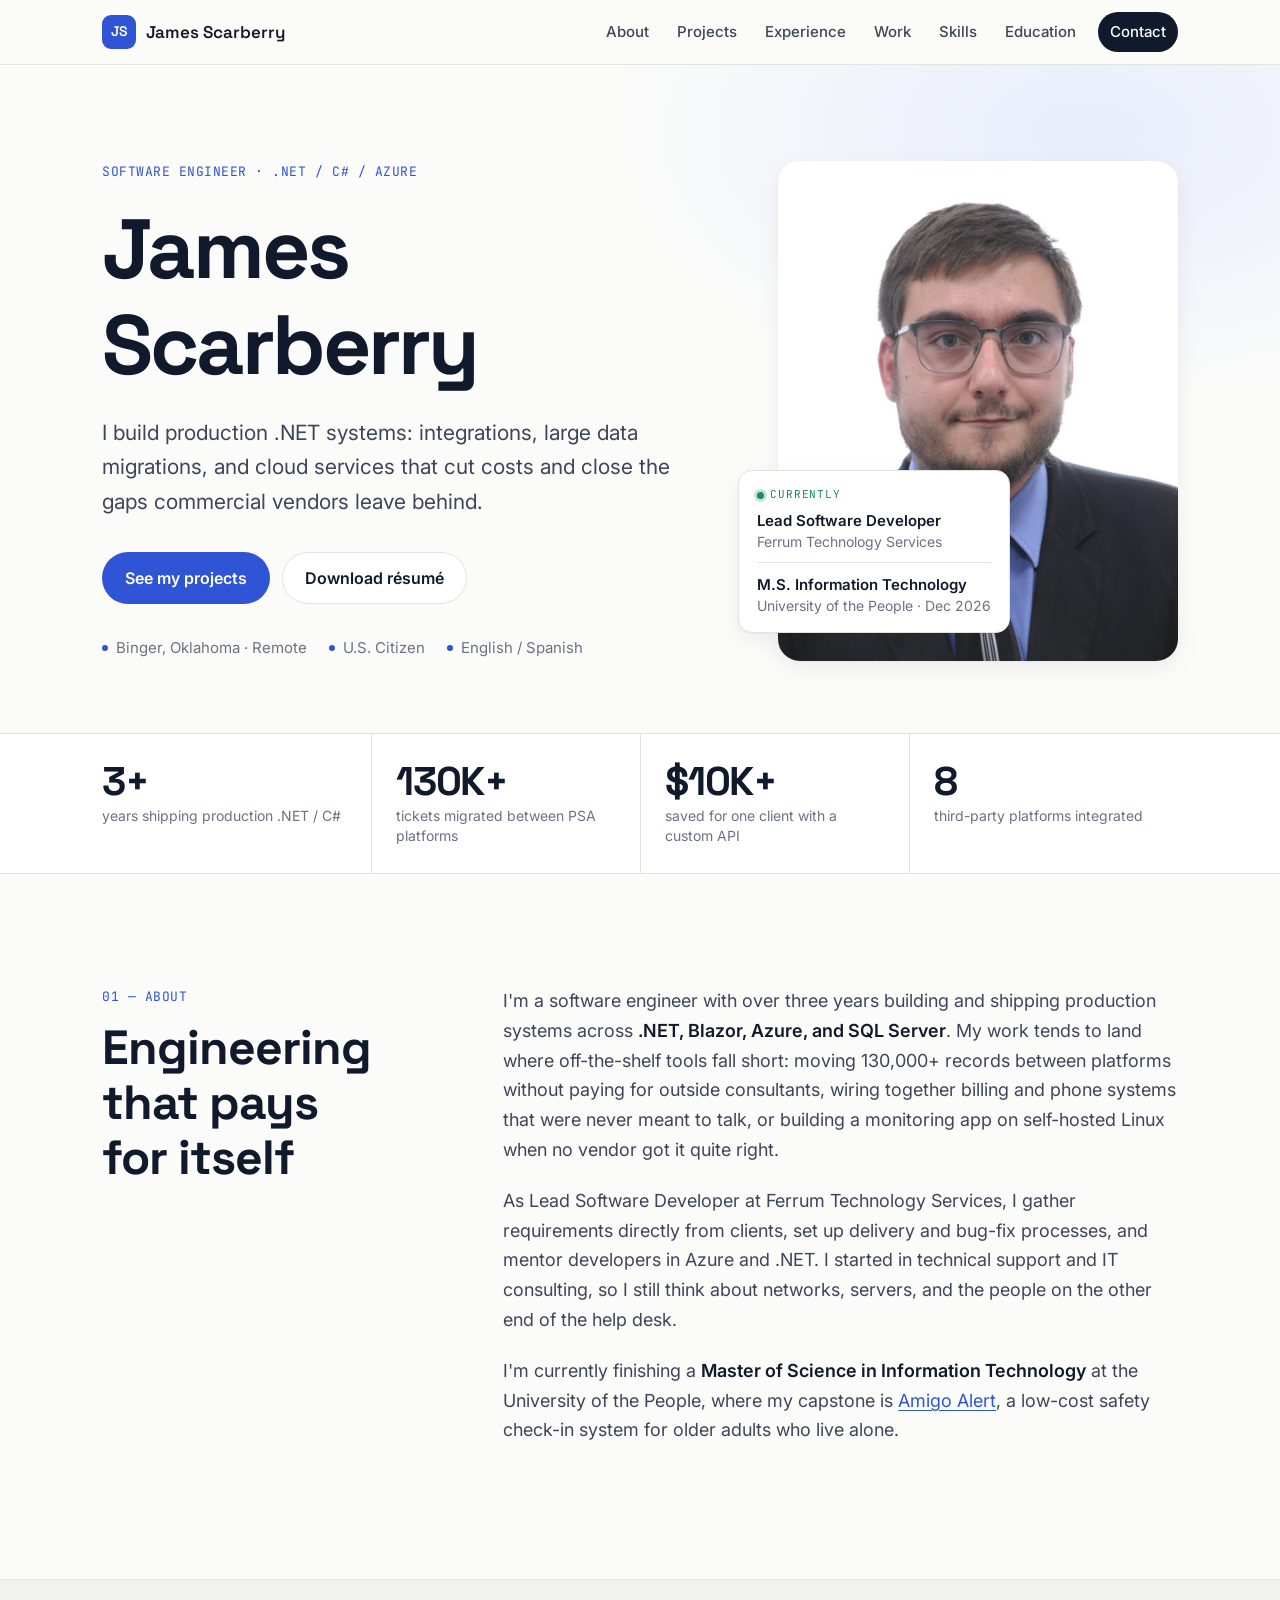
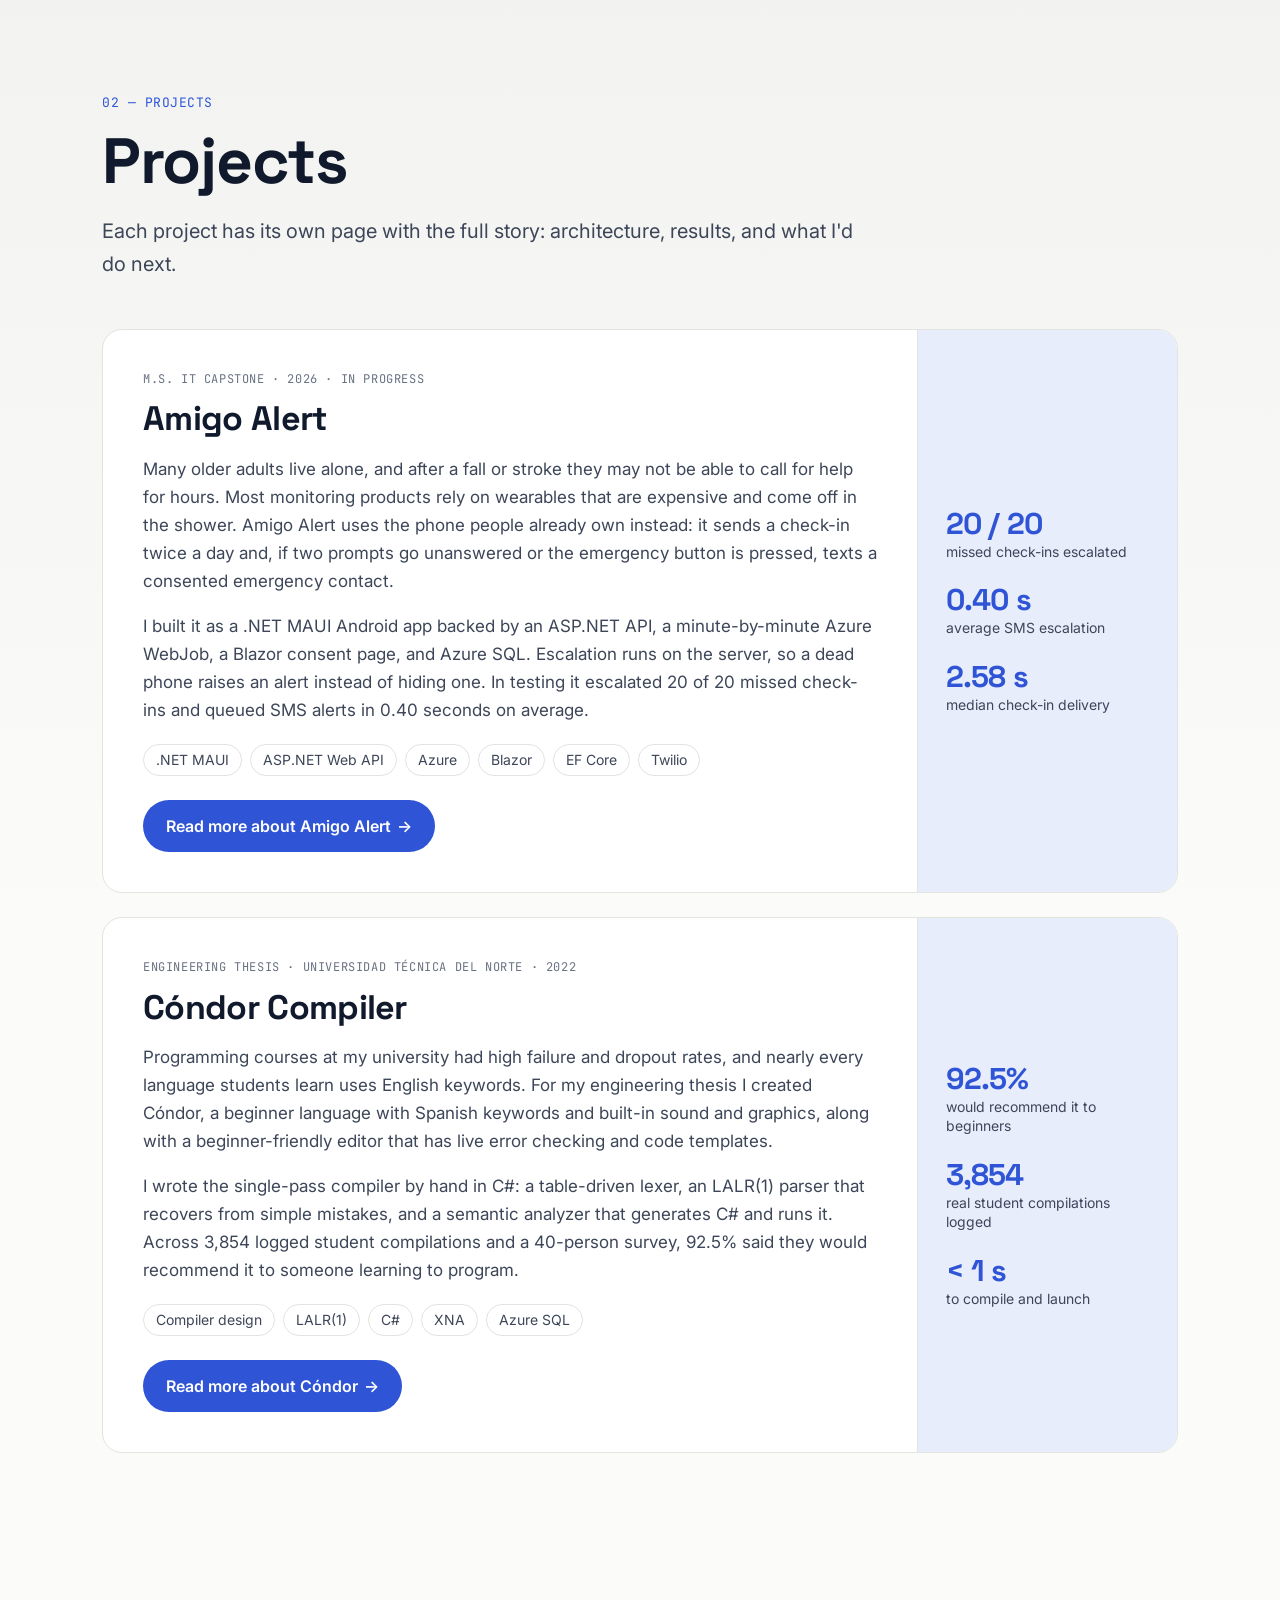
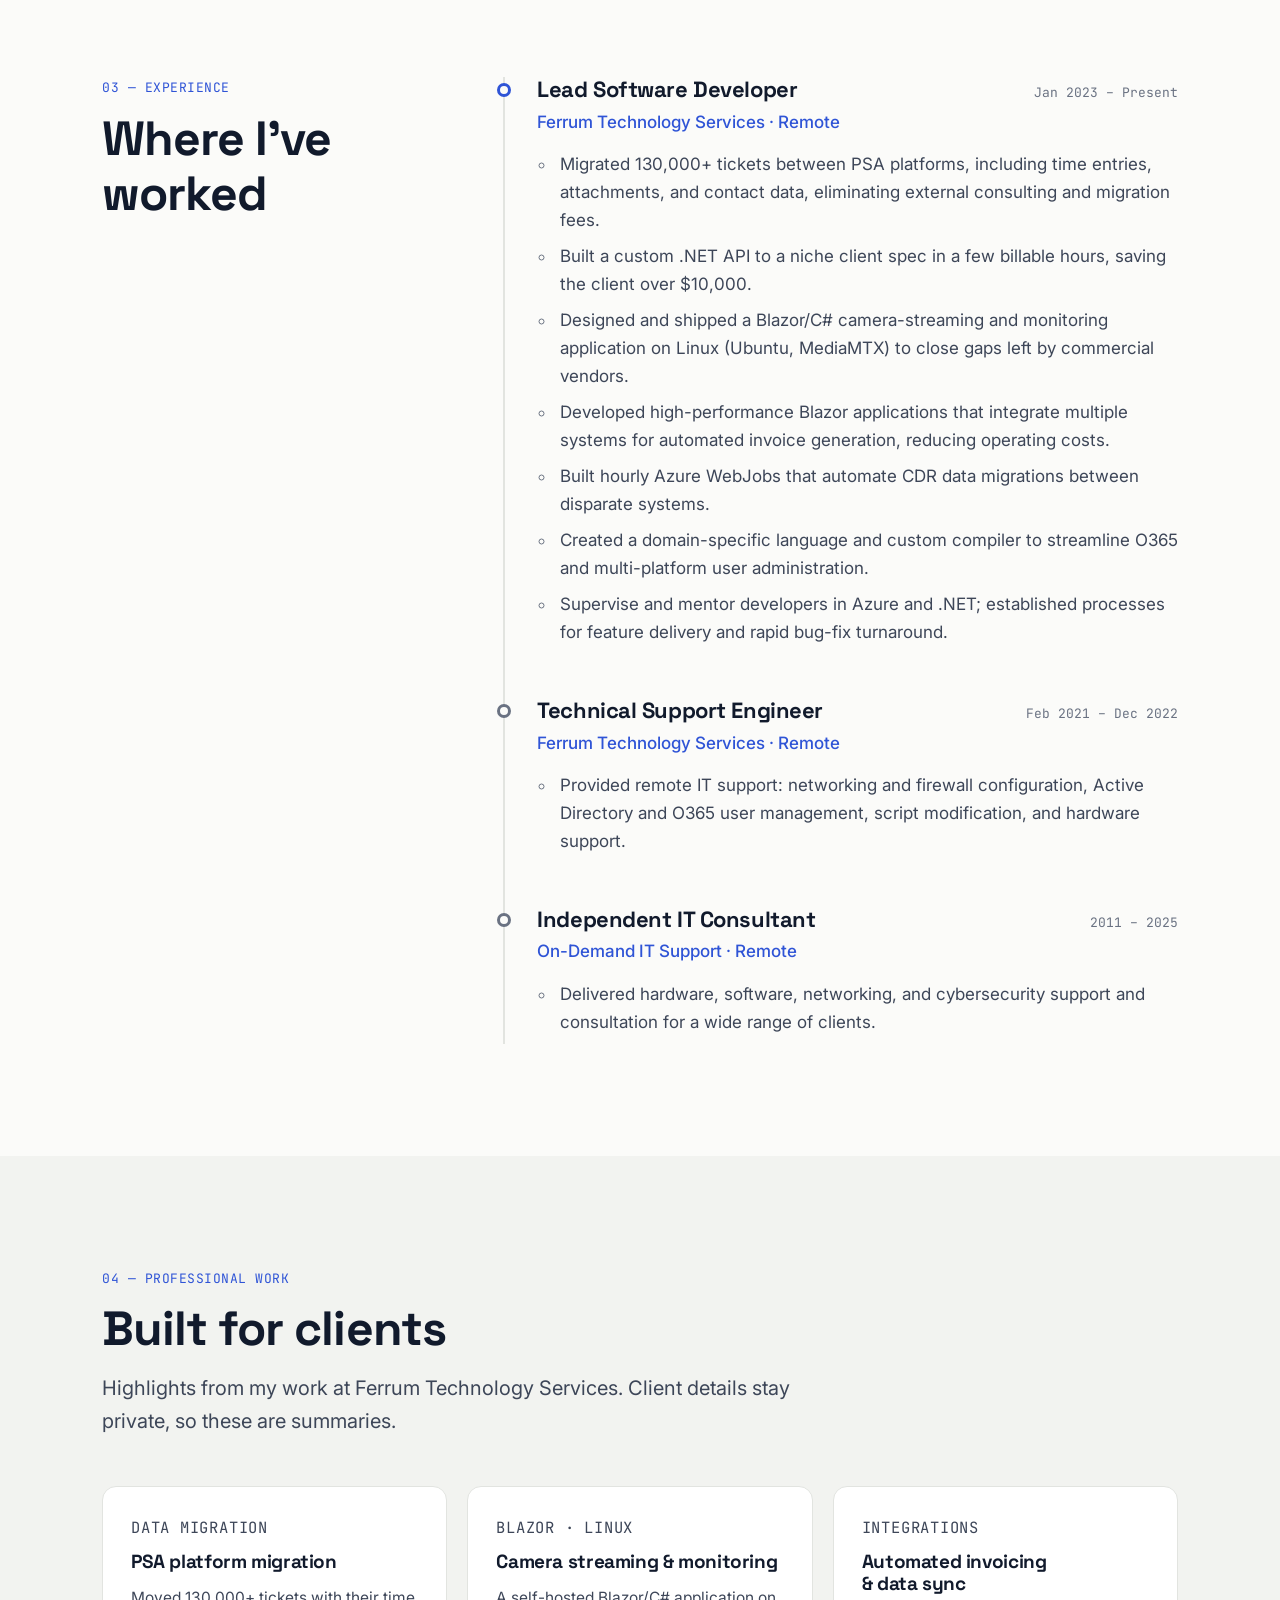
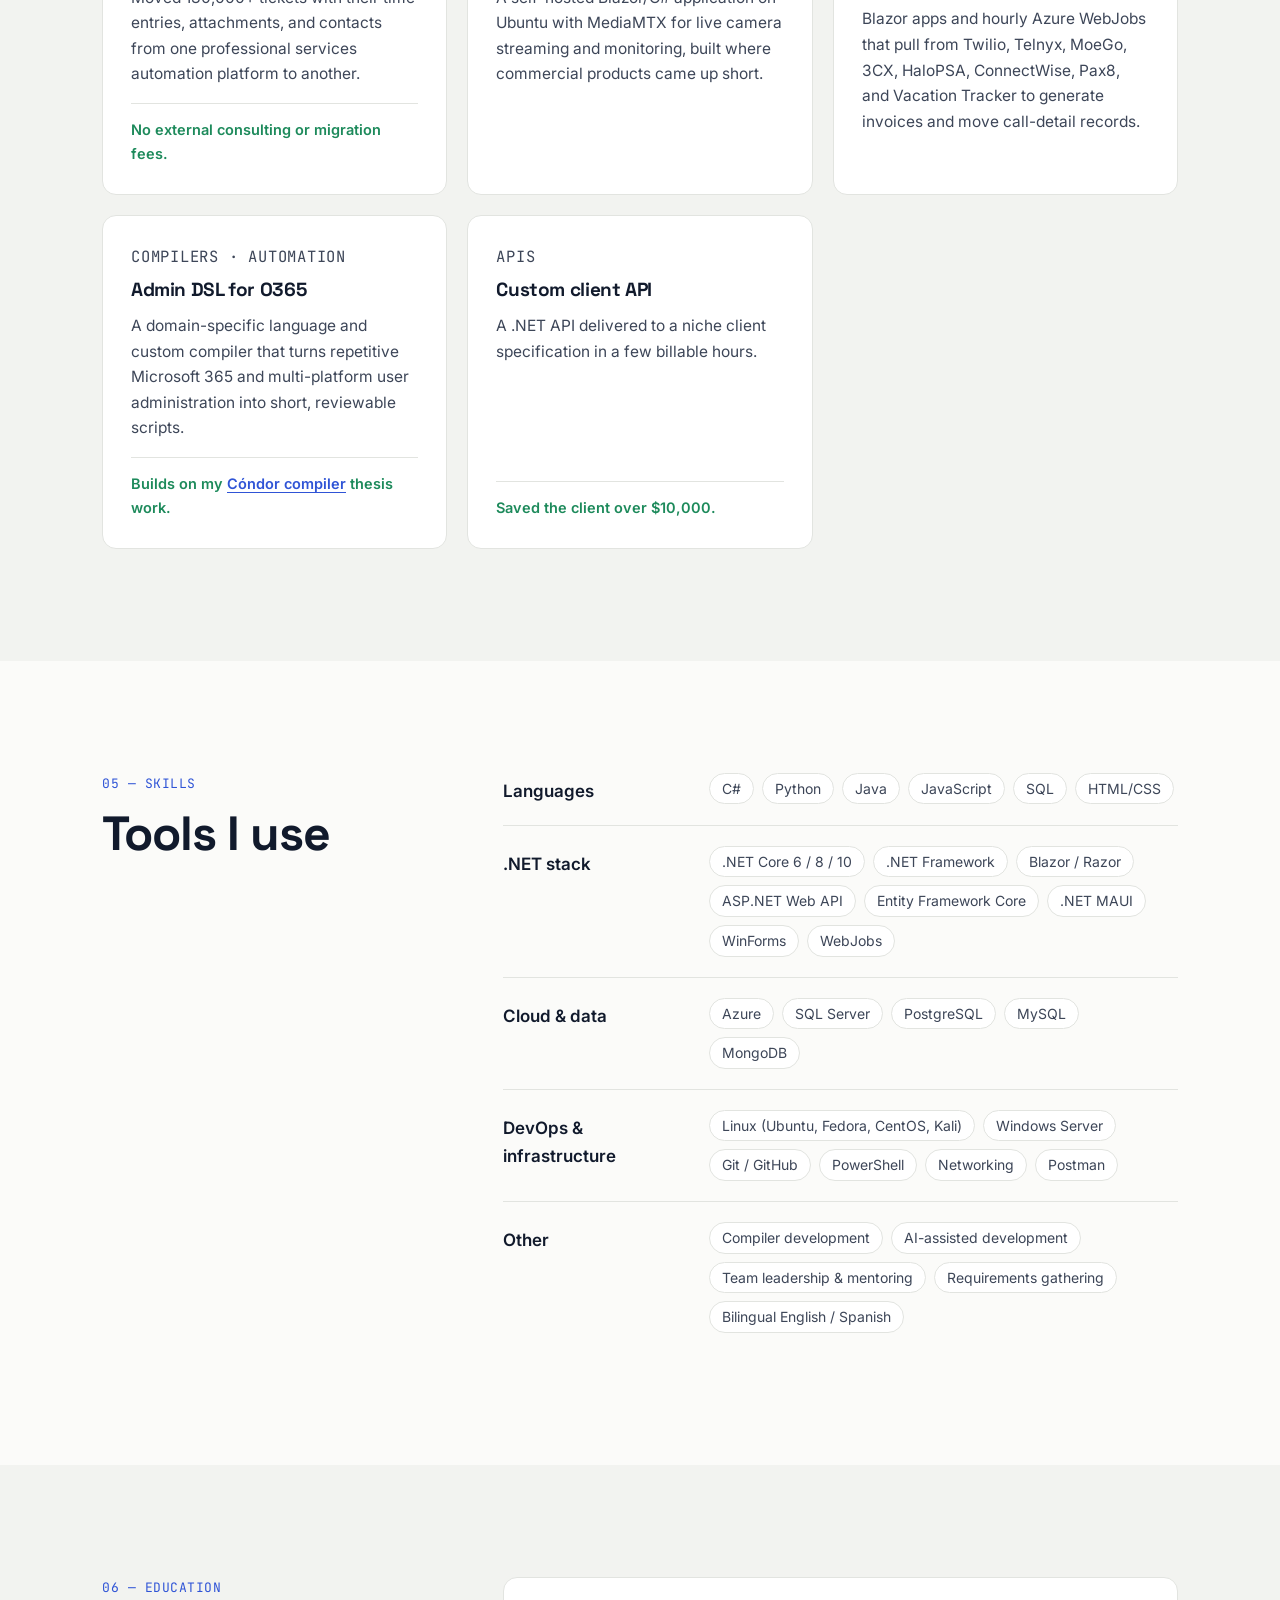
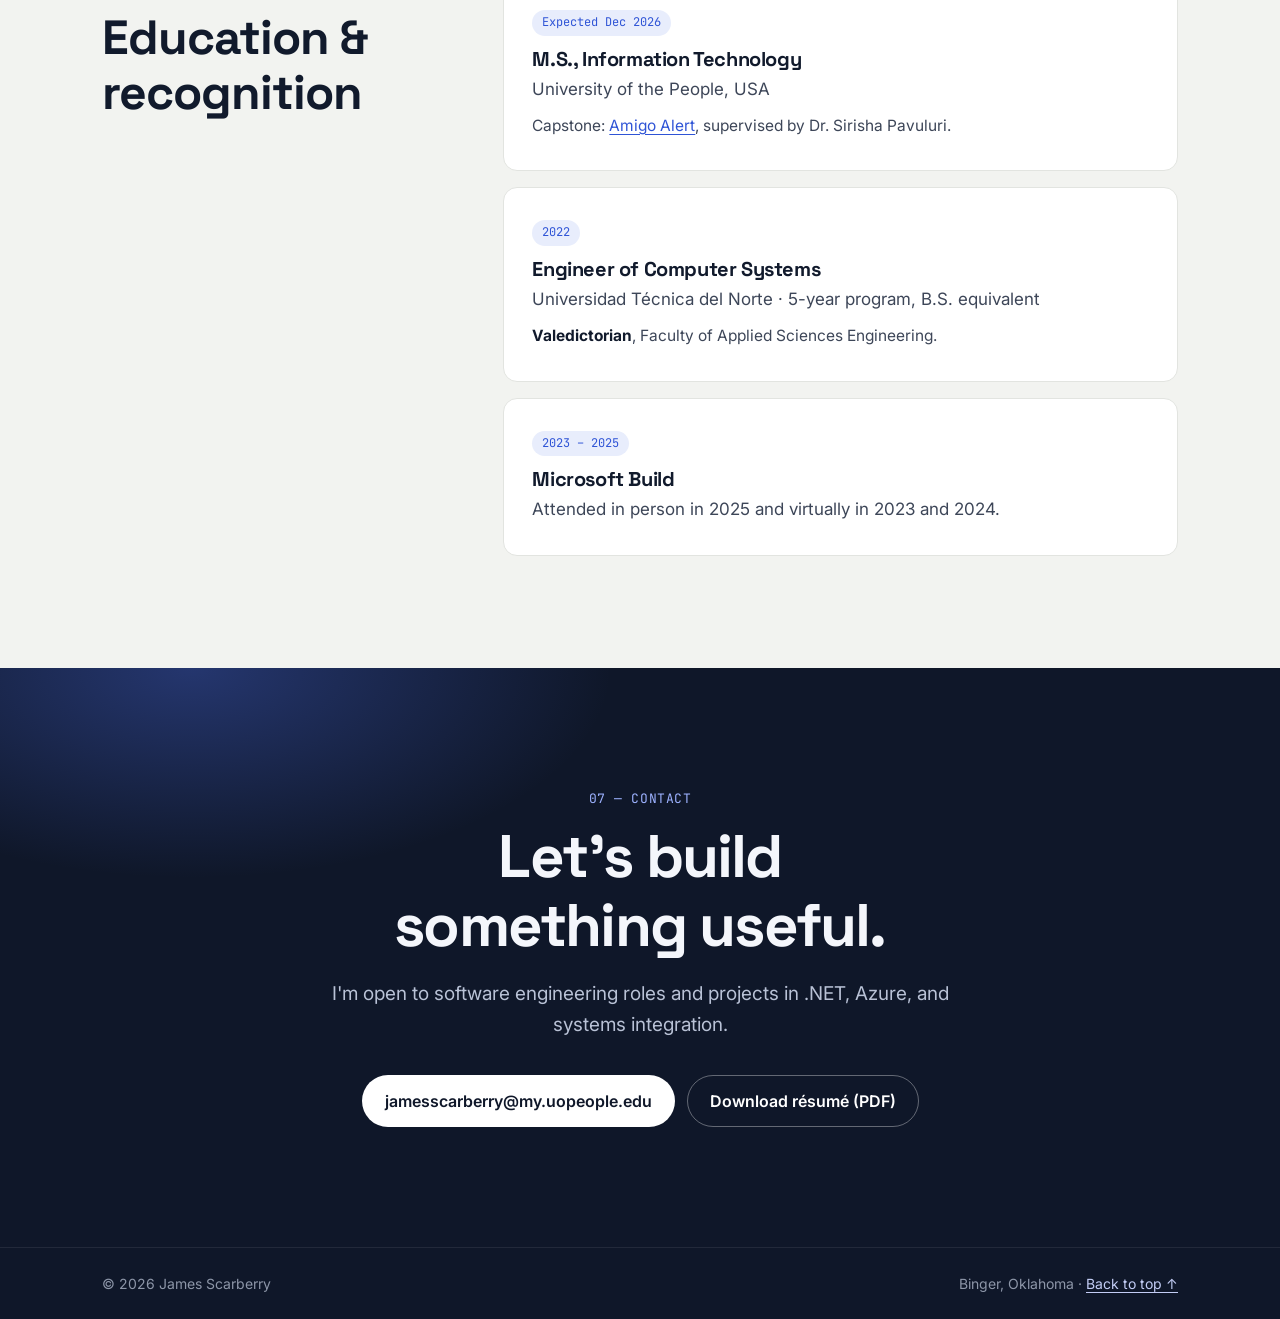
<file: index.html>
<!DOCTYPE html>
<html lang="en">
<head>
  <meta charset="utf-8">
  <meta name="viewport" content="width=device-width, initial-scale=1">
  <title>James Scarberry | Software Engineer</title>
  <meta name="description" content="James Scarberry, software engineer specializing in .NET, C#, Blazor, and Azure. Lead Software Developer and M.S. IT candidate building Amigo Alert, a check-in safety app for older adults.">
  <meta name="author" content="James Scarberry">
  <meta property="og:title" content="James Scarberry | Software Engineer">
  <meta property="og:description" content=".NET / C# / Azure engineer who builds integrations, data migrations, and cloud services.">
  <meta property="og:type" content="website">
  <meta property="og:image" content="assets/james-scarberry.jpg">
  <meta name="color-scheme" content="light dark">
  <link rel="preconnect" href="https://fonts.googleapis.com">
  <link rel="preconnect" href="https://fonts.gstatic.com" crossorigin>
  <link href="https://fonts.googleapis.com/css2?family=Inter:wght@400;500;600&family=JetBrains+Mono:wght@500&family=Space+Grotesk:wght@500;600;700&display=swap" rel="stylesheet">
  <link rel="stylesheet" href="style.css">
  <link rel="icon" href="data:image/svg+xml,%3Csvg xmlns='http://www.w3.org/2000/svg' viewBox='0 0 64 64'%3E%3Crect width='64' height='64' rx='14' fill='%232f54d6'/%3E%3Ctext x='50%25' y='54%25' text-anchor='middle' dominant-baseline='middle' font-family='Arial,sans-serif' font-weight='700' font-size='28' fill='white'%3EJS%3C/text%3E%3C/svg%3E">
</head>
<body>
  <a class="skip-link" href="#main">Skip to content</a>

  <header class="site-header">
    <div class="container nav-row">
      <a class="brand" href="#top" aria-label="James Scarberry, back to top">
        <span class="brand-mark">JS</span>
        <span class="brand-name">James Scarberry</span>
      </a>
      <nav class="nav" aria-label="Primary">
        <a href="#about">About</a>
        <a href="#projects">Projects</a>
        <a href="#experience">Experience</a>
        <a href="#work">Work</a>
        <a href="#skills">Skills</a>
        <a href="#education">Education</a>
        <a href="#contact" class="nav-cta">Contact</a>
      </nav>
    </div>
  </header>

  <main id="main">
    <!-- Hero -->
    <section class="hero" id="top">
      <div class="container hero-grid">
        <div class="hero-copy">
          <p class="eyebrow">Software Engineer &middot; .NET / C# / Azure</p>
          <h1>James Scarberry</h1>
          <p class="lede">I build production .NET systems: integrations, large data migrations, and cloud services that cut costs and close the gaps commercial vendors leave behind.</p>
          <div class="hero-actions">
            <a class="btn btn-primary" href="#projects">See my projects</a>
            <a class="btn btn-ghost" href="assets/James-Scarberry-Resume.pdf" download>Download r&eacute;sum&eacute;</a>
          </div>
          <ul class="hero-meta" aria-label="Quick facts">
            <li>Binger, Oklahoma &middot; Remote</li>
            <li>U.S. Citizen</li>
            <li>English / Spanish</li>
          </ul>
        </div>

        <figure class="hero-photo">
          <img src="assets/james-scarberry.jpg" width="900" height="1355" alt="Portrait of James Scarberry wearing glasses, a dark suit, and a blue shirt">
          <figcaption class="now-card">
            <span class="now-label">Currently</span>
            <strong>Lead Software Developer</strong>
            <span>Ferrum Technology Services</span>
            <span class="now-divider"></span>
            <strong>M.S. Information Technology</strong>
            <span>University of the People &middot; Dec 2026</span>
          </figcaption>
        </figure>
      </div>
    </section>

    <!-- Impact numbers -->
    <section class="stats" aria-label="Career highlights">
      <div class="container stats-grid">
        <div class="stat"><span class="stat-num">3+</span><span class="stat-label">years shipping production .NET / C#</span></div>
        <div class="stat"><span class="stat-num">130K+</span><span class="stat-label">tickets migrated between PSA platforms</span></div>
        <div class="stat"><span class="stat-num">$10K+</span><span class="stat-label">saved for one client with a custom API</span></div>
        <div class="stat"><span class="stat-num">8</span><span class="stat-label">third-party platforms integrated</span></div>
      </div>
    </section>

    <!-- About -->
    <section class="section" id="about">
      <div class="container two-col">
        <div class="section-head">
          <p class="kicker">01 &mdash; About</p>
          <h2>Engineering that pays for itself</h2>
        </div>
        <div class="prose">
          <p>I'm a software engineer with over three years building and shipping production systems across <strong>.NET, Blazor, Azure, and SQL Server</strong>. My work tends to land where off-the-shelf tools fall short: moving 130,000+ records between platforms without paying for outside consultants, wiring together billing and phone systems that were never meant to talk, or building a monitoring app on self-hosted Linux when no vendor got it quite right.</p>
          <p>As Lead Software Developer at Ferrum Technology Services, I gather requirements directly from clients, set up delivery and bug-fix processes, and mentor developers in Azure and .NET. I started in technical support and IT consulting, so I still think about networks, servers, and the people on the other end of the help desk.</p>
          <p>I'm currently finishing a <strong>Master of Science in Information Technology</strong> at the University of the People, where my capstone is <a href="projects/amigo-alert.html">Amigo Alert</a>, a low-cost safety check-in system for older adults who live alone.</p>
        </div>
      </div>
    </section>

    <!-- Projects -->
    <section class="section section-feature" id="projects">
      <div class="container">
        <div class="section-head wide">
          <p class="kicker">02 &mdash; Projects</p>
          <h2>Projects</h2>
          <p class="section-sub">Each project has its own page with the full story: architecture, results, and what I'd do next.</p>
        </div>

        <div class="project-list">
          <article class="project-card">
            <div class="project-body">
              <p class="work-tag">M.S. IT Capstone &middot; 2026 &middot; In progress</p>
              <h3><a href="projects/amigo-alert.html">Amigo Alert</a></h3>
              <p>Many older adults live alone, and after a fall or stroke they may not be able to call for help for hours. Most monitoring products rely on wearables that are expensive and come off in the shower. Amigo Alert uses the phone people already own instead: it sends a check-in twice a day and, if two prompts go unanswered or the emergency button is pressed, texts a consented emergency contact.</p>
              <p>I built it as a .NET MAUI Android app backed by an ASP.NET API, a minute-by-minute Azure WebJob, a Blazor consent page, and Azure SQL. Escalation runs on the server, so a dead phone raises an alert instead of hiding one. In testing it escalated 20 of 20 missed check-ins and queued SMS alerts in 0.40 seconds on average.</p>
              <ul class="chips" aria-label="Technologies">
                <li>.NET MAUI</li><li>ASP.NET Web API</li><li>Azure</li><li>Blazor</li><li>EF Core</li><li>Twilio</li>
              </ul>
              <a class="btn btn-primary project-link" href="projects/amigo-alert.html">Read more about Amigo Alert <span aria-hidden="true">&rarr;</span></a>
            </div>
            <aside class="project-aside" aria-label="Amigo Alert highlights">
              <div class="project-stat"><span class="metric-num">20 / 20</span><span>missed check-ins escalated</span></div>
              <div class="project-stat"><span class="metric-num">0.40 s</span><span>average SMS escalation</span></div>
              <div class="project-stat"><span class="metric-num">2.58 s</span><span>median check-in delivery</span></div>
            </aside>
          </article>

          <article class="project-card">
            <div class="project-body">
              <p class="work-tag">Engineering thesis &middot; Universidad T&eacute;cnica del Norte &middot; 2022</p>
              <h3><a href="projects/compiler-thesis.html">C&oacute;ndor Compiler</a></h3>
              <p>Programming courses at my university had high failure and dropout rates, and nearly every language students learn uses English keywords. For my engineering thesis I created Cóndor, a beginner language with Spanish keywords and built-in sound and graphics, along with a beginner-friendly editor that has live error checking and code templates.</p>
              <p>I wrote the single-pass compiler by hand in C#: a table-driven lexer, an LALR(1) parser that recovers from simple mistakes, and a semantic analyzer that generates C# and runs it. Across 3,854 logged student compilations and a 40-person survey, 92.5% said they would recommend it to someone learning to program.</p>
              <ul class="chips" aria-label="Topics">
                <li>Compiler design</li><li>LALR(1)</li><li>C#</li><li>XNA</li><li>Azure SQL</li>
              </ul>
              <a class="btn btn-primary project-link" href="projects/compiler-thesis.html">Read more about Cóndor <span aria-hidden="true">&rarr;</span></a>
            </div>
            <aside class="project-aside" aria-label="Cóndor highlights">
              <div class="project-stat"><span class="metric-num">92.5%</span><span>would recommend it to beginners</span></div>
              <div class="project-stat"><span class="metric-num">3,854</span><span>real student compilations logged</span></div>
              <div class="project-stat"><span class="metric-num">&lt; 1 s</span><span>to compile and launch</span></div>
            </aside>
          </article>
        </div>
      </div>
    </section>

    <!-- Experience -->
    <section class="section" id="experience">
      <div class="container two-col">
        <div class="section-head">
          <p class="kicker">03 &mdash; Experience</p>
          <h2>Where I've worked</h2>
        </div>
        <ol class="timeline">
          <li class="job">
            <div class="job-head">
              <h3>Lead Software Developer</h3>
              <span class="job-date">Jan 2023 &ndash; Present</span>
            </div>
            <p class="job-org">Ferrum Technology Services &middot; Remote</p>
            <ul class="job-points">
              <li>Migrated 130,000+ tickets between PSA platforms, including time entries, attachments, and contact data, eliminating external consulting and migration fees.</li>
              <li>Built a custom .NET API to a niche client spec in a few billable hours, saving the client over $10,000.</li>
              <li>Designed and shipped a Blazor/C# camera-streaming and monitoring application on Linux (Ubuntu, MediaMTX) to close gaps left by commercial vendors.</li>
              <li>Developed high-performance Blazor applications that integrate multiple systems for automated invoice generation, reducing operating costs.</li>
              <li>Built hourly Azure WebJobs that automate CDR data migrations between disparate systems.</li>
              <li>Created a domain-specific language and custom compiler to streamline O365 and multi-platform user administration.</li>
              <li>Supervise and mentor developers in Azure and .NET; established processes for feature delivery and rapid bug-fix turnaround.</li>
            </ul>
          </li>
          <li class="job">
            <div class="job-head">
              <h3>Technical Support Engineer</h3>
              <span class="job-date">Feb 2021 &ndash; Dec 2022</span>
            </div>
            <p class="job-org">Ferrum Technology Services &middot; Remote</p>
            <ul class="job-points">
              <li>Provided remote IT support: networking and firewall configuration, Active Directory and O365 user management, script modification, and hardware support.</li>
            </ul>
          </li>
          <li class="job">
            <div class="job-head">
              <h3>Independent IT Consultant</h3>
              <span class="job-date">2011 &ndash; 2025</span>
            </div>
            <p class="job-org">On-Demand IT Support &middot; Remote</p>
            <ul class="job-points">
              <li>Delivered hardware, software, networking, and cybersecurity support and consultation for a wide range of clients.</li>
            </ul>
          </li>
        </ol>
      </div>
    </section>

    <!-- Selected work -->
    <section class="section section-alt" id="work">
      <div class="container">
        <div class="section-head wide">
          <p class="kicker">04 &mdash; Professional work</p>
          <h2>Built for clients</h2>
          <p class="section-sub">Highlights from my work at Ferrum Technology Services. Client details stay private, so these are summaries.</p>
        </div>
        <div class="work-grid">
          <article class="card work">
            <p class="work-tag">Data migration</p>
            <h3>PSA platform migration</h3>
            <p>Moved 130,000+ tickets with their time entries, attachments, and contacts from one professional services automation platform to another.</p>
            <p class="work-result">No external consulting or migration fees.</p>
          </article>
          <article class="card work">
            <p class="work-tag">Blazor &middot; Linux</p>
            <h3>Camera streaming &amp; monitoring</h3>
            <p>A self-hosted Blazor/C# application on Ubuntu with MediaMTX for live camera streaming and monitoring, built where commercial products came up short.</p>
          </article>
          <article class="card work">
            <p class="work-tag">Integrations</p>
            <h3>Automated invoicing &amp; data sync</h3>
            <p>Blazor apps and hourly Azure WebJobs that pull from Twilio, Telnyx, MoeGo, 3CX, HaloPSA, ConnectWise, Pax8, and Vacation Tracker to generate invoices and move call-detail records.</p>
          </article>
          <article class="card work">
            <p class="work-tag">Compilers &middot; Automation</p>
            <h3>Admin DSL for O365</h3>
            <p>A domain-specific language and custom compiler that turns repetitive Microsoft 365 and multi-platform user administration into short, reviewable scripts.</p>
            <p class="work-result">Builds on my <a href="projects/compiler-thesis.html">Cóndor compiler</a> thesis work.</p>
          </article>
          <article class="card work">
            <p class="work-tag">APIs</p>
            <h3>Custom client API</h3>
            <p>A .NET API delivered to a niche client specification in a few billable hours.</p>
            <p class="work-result">Saved the client over $10,000.</p>
          </article>
        </div>
      </div>
    </section>

    <!-- Skills -->
    <section class="section" id="skills">
      <div class="container two-col">
        <div class="section-head">
          <p class="kicker">05 &mdash; Skills</p>
          <h2>Tools I use</h2>
        </div>
        <dl class="skills">
          <div class="skill-row">
            <dt>Languages</dt>
            <dd><ul class="chips"><li>C#</li><li>Python</li><li>Java</li><li>JavaScript</li><li>SQL</li><li>HTML/CSS</li></ul></dd>
          </div>
          <div class="skill-row">
            <dt>.NET stack</dt>
            <dd><ul class="chips"><li>.NET Core 6 / 8 / 10</li><li>.NET Framework</li><li>Blazor / Razor</li><li>ASP.NET Web API</li><li>Entity Framework Core</li><li>.NET MAUI</li><li>WinForms</li><li>WebJobs</li></ul></dd>
          </div>
          <div class="skill-row">
            <dt>Cloud &amp; data</dt>
            <dd><ul class="chips"><li>Azure</li><li>SQL Server</li><li>PostgreSQL</li><li>MySQL</li><li>MongoDB</li></ul></dd>
          </div>
          <div class="skill-row">
            <dt>DevOps &amp; infrastructure</dt>
            <dd><ul class="chips"><li>Linux (Ubuntu, Fedora, CentOS, Kali)</li><li>Windows Server</li><li>Git / GitHub</li><li>PowerShell</li><li>Networking</li><li>Postman</li></ul></dd>
          </div>
          <div class="skill-row">
            <dt>Other</dt>
            <dd><ul class="chips"><li>Compiler development</li><li>AI-assisted development</li><li>Team leadership &amp; mentoring</li><li>Requirements gathering</li><li>Bilingual English / Spanish</li></ul></dd>
          </div>
        </dl>
      </div>
    </section>

    <!-- Education -->
    <section class="section section-alt" id="education">
      <div class="container two-col">
        <div class="section-head">
          <p class="kicker">06 &mdash; Education</p>
          <h2>Education &amp; recognition</h2>
        </div>
        <div class="edu">
          <article class="card edu-item">
            <span class="edu-date">Expected Dec 2026</span>
            <h3>M.S., Information Technology</h3>
            <p>University of the People, USA</p>
            <p class="edu-note">Capstone: <a href="projects/amigo-alert.html">Amigo Alert</a>, supervised by Dr. Sirisha Pavuluri.</p>
          </article>
          <article class="card edu-item">
            <span class="edu-date">2022</span>
            <h3>Engineer of Computer Systems</h3>
            <p>Universidad T&eacute;cnica del Norte &middot; 5-year program, B.S. equivalent</p>
            <p class="edu-note"><strong>Valedictorian</strong>, Faculty of Applied Sciences Engineering.</p>
          </article>
          <article class="card edu-item">
            <span class="edu-date">2023 &ndash; 2025</span>
            <h3>Microsoft Build</h3>
            <p>Attended in person in 2025 and virtually in 2023 and 2024.</p>
          </article>
        </div>
      </div>
    </section>

    <!-- Contact -->
    <section class="contact" id="contact">
      <div class="container contact-inner">
        <p class="kicker kicker-light">07 &mdash; Contact</p>
        <h2>Let's build something useful.</h2>
        <p class="contact-sub">I'm open to software engineering roles and projects in .NET, Azure, and systems integration.</p>
        <div class="contact-actions">
          <a class="btn btn-light" href="mailto:jamesscarberry@my.uopeople.edu">jamesscarberry@my.uopeople.edu</a>
          <a class="btn btn-outline-light" href="assets/James-Scarberry-Resume.pdf" download>Download r&eacute;sum&eacute; (PDF)</a>
        </div>
      </div>
    </section>
  </main>

  <footer class="site-footer">
    <div class="container footer-row">
      <p>&copy; 2026 James Scarberry</p>
      <p>Binger, Oklahoma &middot; <a href="#top">Back to top &uarr;</a></p>
    </div>
  </footer>
</body>
</html>
</file>
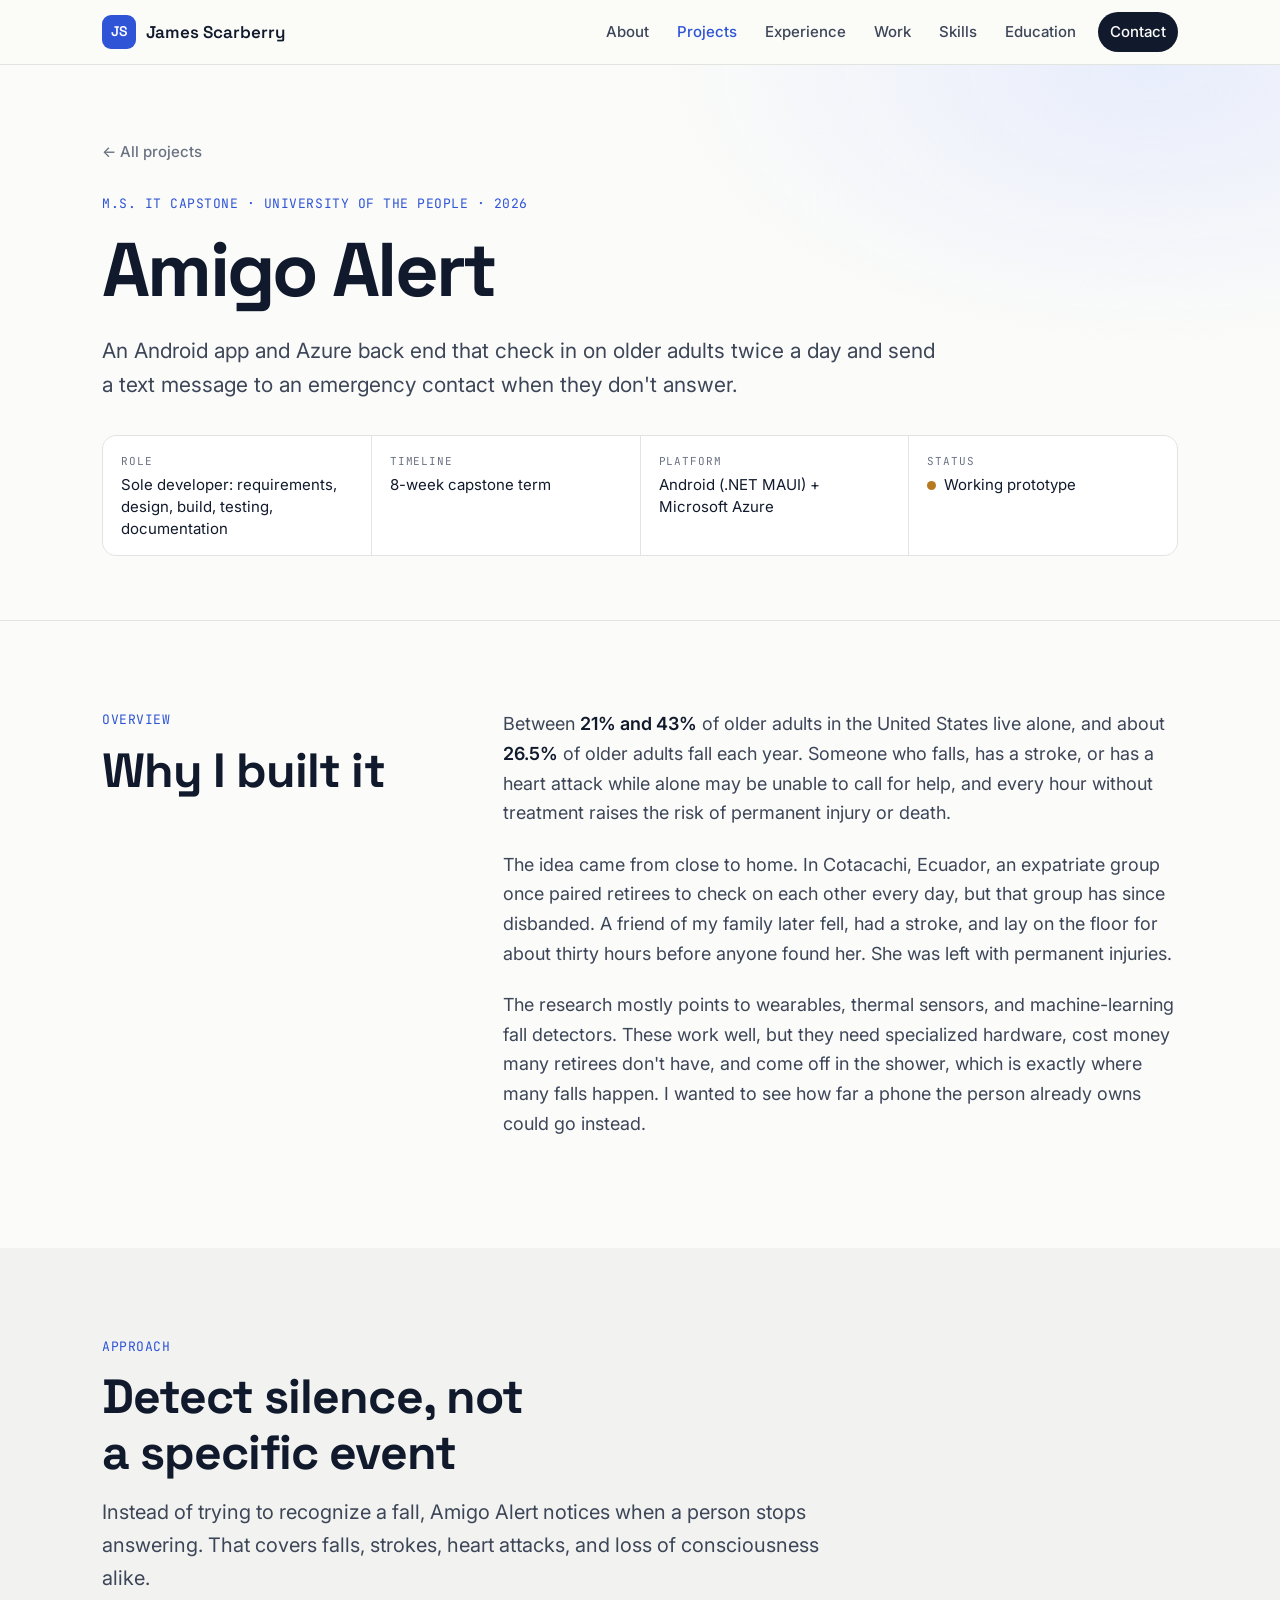
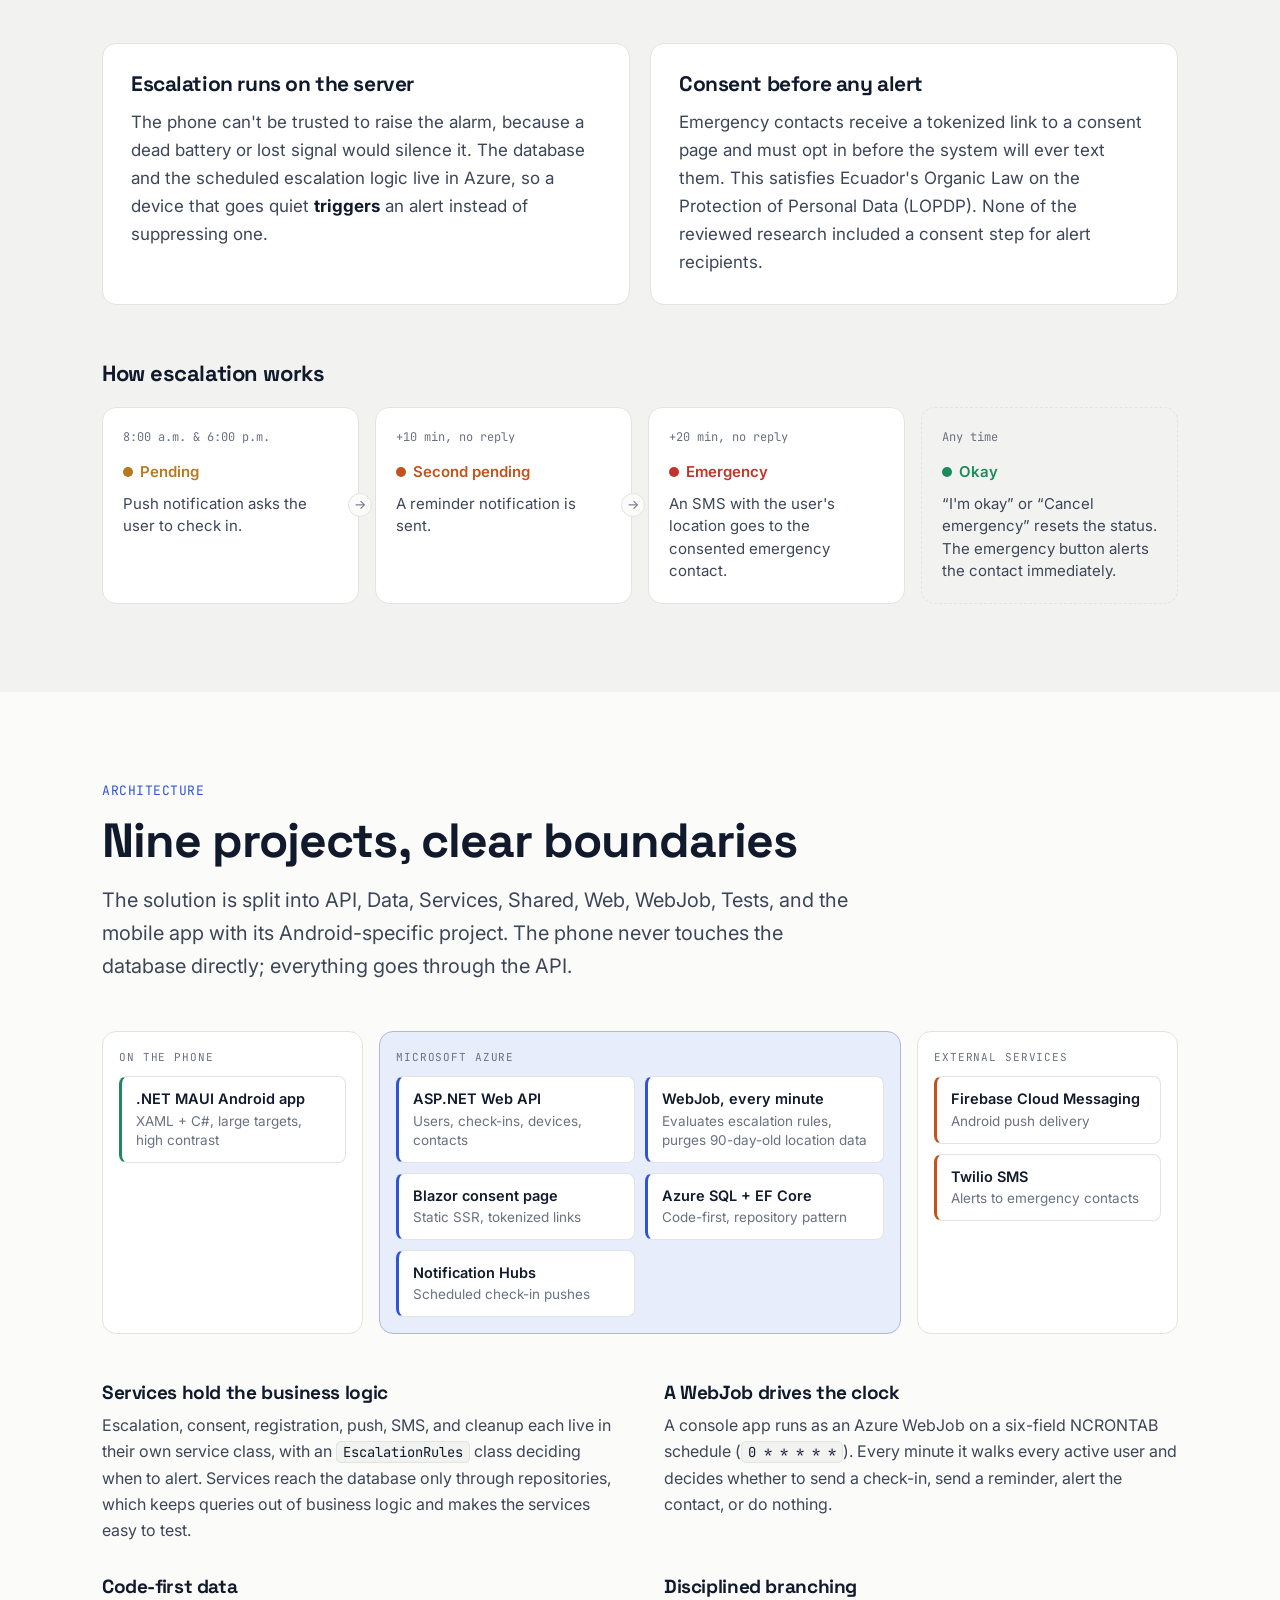
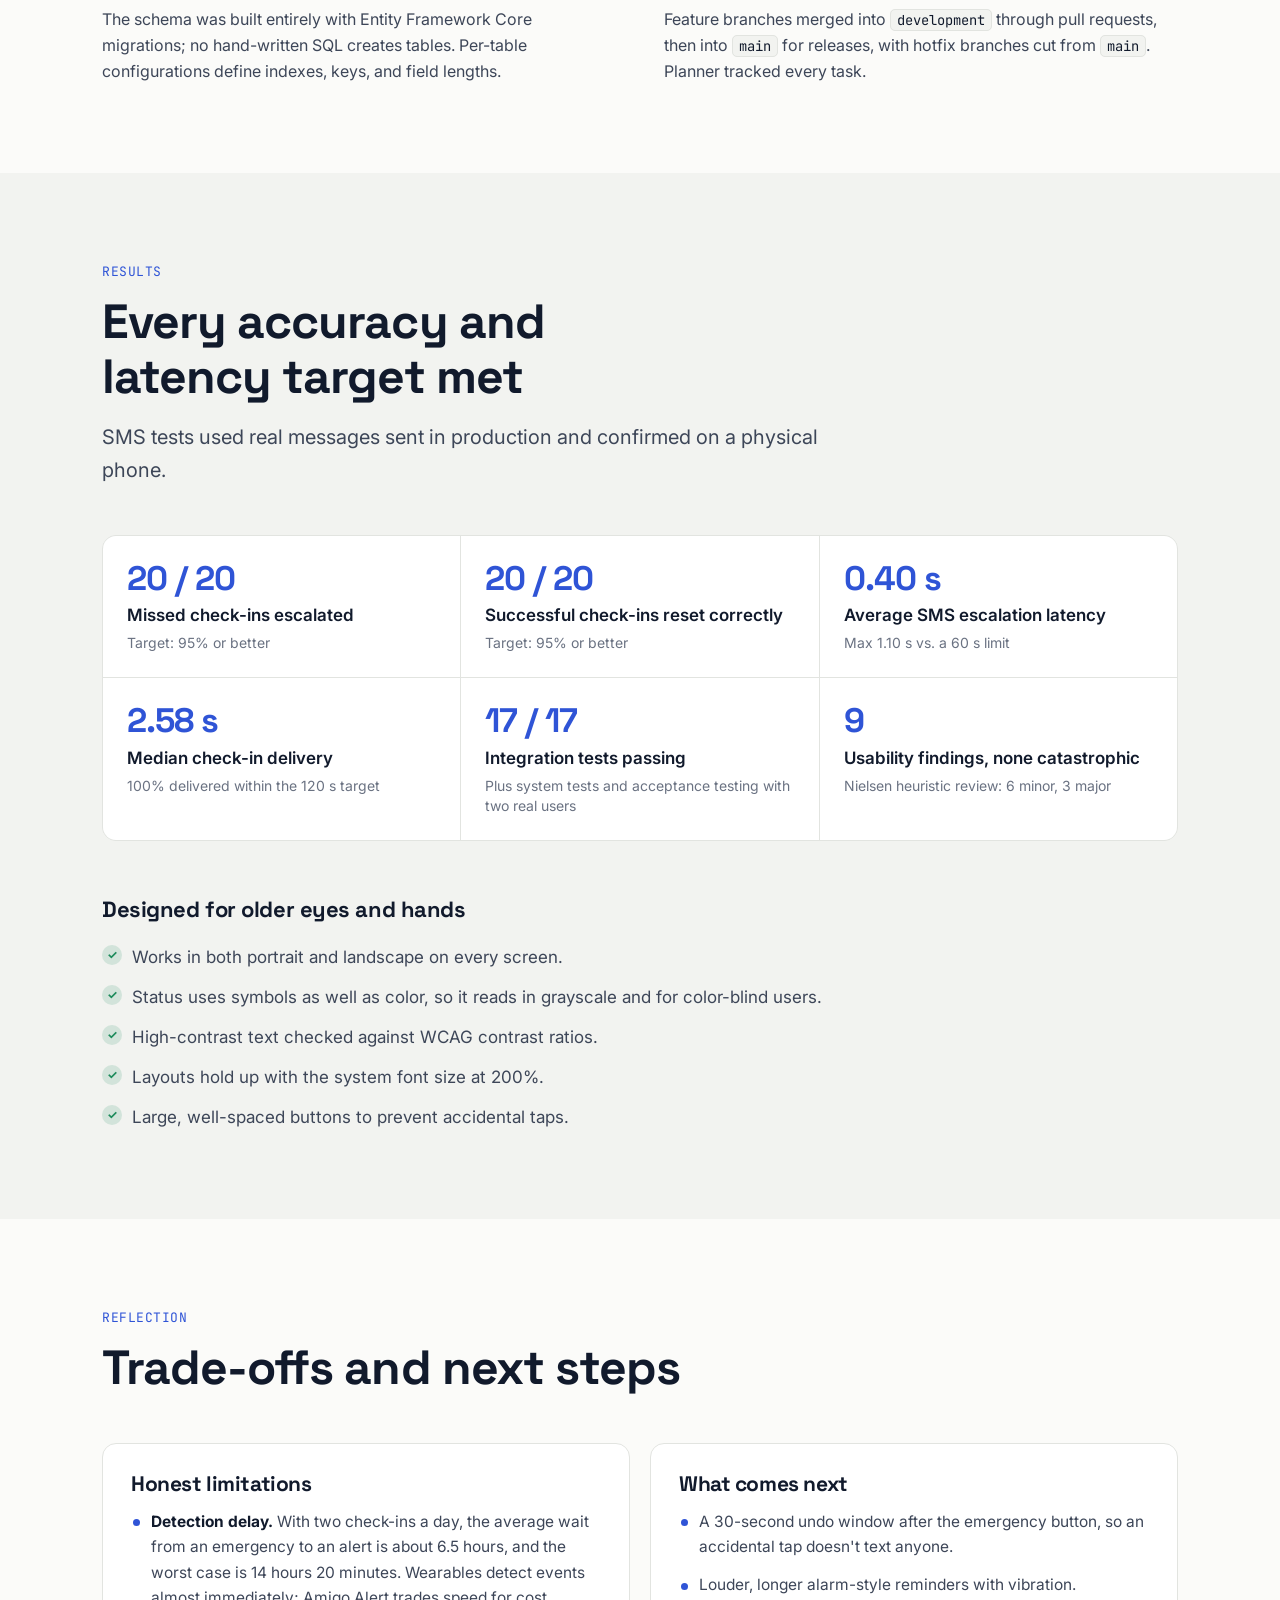
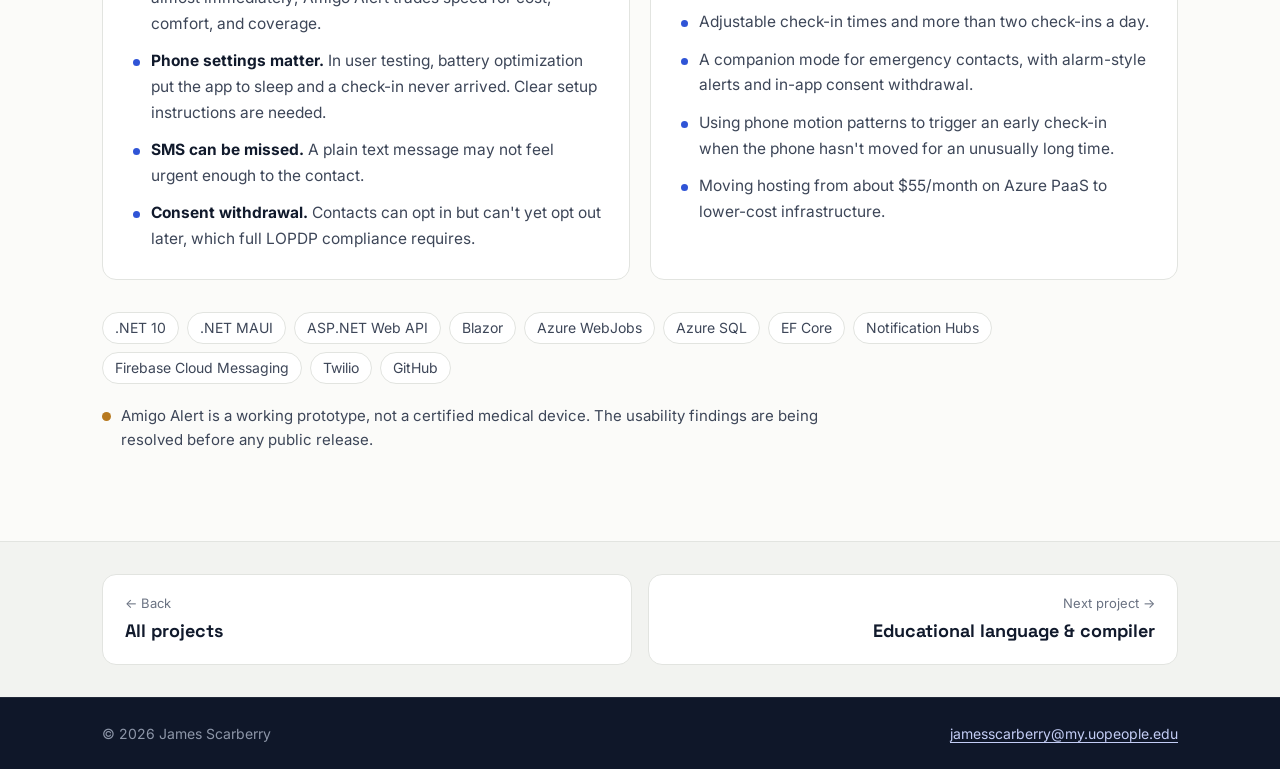
<file: projects/amigo-alert.html>
<!DOCTYPE html>
<html lang="en">
<head>
  <meta charset="utf-8">
  <meta name="viewport" content="width=device-width, initial-scale=1">
  <title>Amigo Alert | James Scarberry</title>
  <meta name="description" content="Amigo Alert: an Android app and Azure back end that check in on older adults twice a day and text an emergency contact when they don't respond. M.S. IT capstone by James Scarberry.">
  <meta name="author" content="James Scarberry">
  <meta property="og:title" content="Amigo Alert | James Scarberry">
  <meta property="og:description" content="A low-cost check-in safety system for older adults who live alone, built with .NET MAUI and Azure.">
  <meta property="og:type" content="article">
  <meta name="color-scheme" content="light dark">
  <link rel="preconnect" href="https://fonts.googleapis.com">
  <link rel="preconnect" href="https://fonts.gstatic.com" crossorigin>
  <link href="https://fonts.googleapis.com/css2?family=Inter:wght@400;500;600&family=JetBrains+Mono:wght@500&family=Space+Grotesk:wght@500;600;700&display=swap" rel="stylesheet">
  <link rel="stylesheet" href="../style.css">
  <link rel="icon" href="data:image/svg+xml,%3Csvg xmlns='http://www.w3.org/2000/svg' viewBox='0 0 64 64'%3E%3Crect width='64' height='64' rx='14' fill='%232f54d6'/%3E%3Ctext x='50%25' y='54%25' text-anchor='middle' dominant-baseline='middle' font-family='Arial,sans-serif' font-weight='700' font-size='28' fill='white'%3EJS%3C/text%3E%3C/svg%3E">
</head>
<body>
  <a class="skip-link" href="#main">Skip to content</a>

  <header class="site-header">
    <div class="container nav-row">
      <a class="brand" href="../index.html" aria-label="James Scarberry, home">
        <span class="brand-mark">JS</span>
        <span class="brand-name">James Scarberry</span>
      </a>
      <nav class="nav" aria-label="Primary">
        <a href="../index.html#about">About</a>
        <a href="../index.html#projects" aria-current="page">Projects</a>
        <a href="../index.html#experience">Experience</a>
        <a href="../index.html#work">Work</a>
        <a href="../index.html#skills">Skills</a>
        <a href="../index.html#education">Education</a>
        <a href="../index.html#contact" class="nav-cta">Contact</a>
      </nav>
    </div>
  </header>

  <main id="main">
    <!-- Project header -->
    <section class="page-hero">
      <div class="container">
        <a class="crumb" href="../index.html#projects">&larr; All projects</a>
        <p class="kicker">M.S. IT Capstone &middot; University of the People &middot; 2026</p>
        <h1>Amigo Alert</h1>
        <p class="lede">An Android app and Azure back end that check in on older adults twice a day and send a text message to an emergency contact when they don't answer.</p>
        <dl class="facts">
          <div><dt>Role</dt><dd>Sole developer: requirements, design, build, testing, documentation</dd></div>
          <div><dt>Timeline</dt><dd>8-week capstone term</dd></div>
          <div><dt>Platform</dt><dd>Android (.NET MAUI) + Microsoft Azure</dd></div>
          <div><dt>Status</dt><dd><span class="status-dot" aria-hidden="true"></span>Working prototype</dd></div>
        </dl>
      </div>
    </section>

    <!-- Overview -->
    <section class="section section-tight" id="overview">
      <div class="container two-col">
        <div class="section-head">
          <p class="kicker">Overview</p>
          <h2>Why I built it</h2>
        </div>
        <div class="prose">
          <p>Between <strong>21% and 43%</strong> of older adults in the United States live alone, and about <strong>26.5%</strong> of older adults fall each year. Someone who falls, has a stroke, or has a heart attack while alone may be unable to call for help, and every hour without treatment raises the risk of permanent injury or death.</p>
          <p>The idea came from close to home. In Cotacachi, Ecuador, an expatriate group once paired retirees to check on each other every day, but that group has since disbanded. A friend of my family later fell, had a stroke, and lay on the floor for about thirty hours before anyone found her. She was left with permanent injuries.</p>
          <p>The research mostly points to wearables, thermal sensors, and machine-learning fall detectors. These work well, but they need specialized hardware, cost money many retirees don't have, and come off in the shower, which is exactly where many falls happen. I wanted to see how far a phone the person already owns could go instead.</p>
        </div>
      </div>
    </section>

    <!-- Approach -->
    <section class="section section-alt section-tight" id="approach">
      <div class="container">
        <div class="section-head wide">
          <p class="kicker">Approach</p>
          <h2>Detect silence, not a specific event</h2>
          <p class="section-sub">Instead of trying to recognize a fall, Amigo Alert notices when a person stops answering. That covers falls, strokes, heart attacks, and loss of consciousness alike.</p>
        </div>

        <div class="feature-grid">
          <article class="card">
            <h3>Escalation runs on the server</h3>
            <p>The phone can't be trusted to raise the alarm, because a dead battery or lost signal would silence it. The database and the scheduled escalation logic live in Azure, so a device that goes quiet <strong>triggers</strong> an alert instead of suppressing one.</p>
          </article>
          <article class="card">
            <h3>Consent before any alert</h3>
            <p>Emergency contacts receive a tokenized link to a consent page and must opt in before the system will ever text them. This satisfies Ecuador's Organic Law on the Protection of Personal Data (LOPDP). None of the reviewed research included a consent step for alert recipients.</p>
          </article>
        </div>

        <h3 class="sub-head">How escalation works</h3>
        <ol class="flow" aria-label="Check-in escalation sequence">
          <li class="flow-step">
            <span class="flow-time">8:00 a.m. &amp; 6:00 p.m.</span>
            <span class="flow-state state-pending">Pending</span>
            <p>Push notification asks the user to check in.</p>
          </li>
          <li class="flow-step">
            <span class="flow-time">+10 min, no reply</span>
            <span class="flow-state state-second">Second pending</span>
            <p>A reminder notification is sent.</p>
          </li>
          <li class="flow-step">
            <span class="flow-time">+20 min, no reply</span>
            <span class="flow-state state-emergency">Emergency</span>
            <p>An SMS with the user's location goes to the consented emergency contact.</p>
          </li>
          <li class="flow-step flow-reset">
            <span class="flow-time">Any time</span>
            <span class="flow-state state-okay">Okay</span>
            <p>&ldquo;I'm okay&rdquo; or &ldquo;Cancel emergency&rdquo; resets the status. The emergency button alerts the contact immediately.</p>
          </li>
        </ol>
      </div>
    </section>

    <!-- Architecture -->
    <section class="section section-tight" id="architecture">
      <div class="container">
        <div class="section-head wide">
          <p class="kicker">Architecture</p>
          <h2>Nine projects, clear boundaries</h2>
          <p class="section-sub">The solution is split into API, Data, Services, Shared, Web, WebJob, Tests, and the mobile app with its Android-specific project. The phone never touches the database directly; everything goes through the API.</p>
        </div>

        <div class="arch" role="group" aria-label="System architecture">
          <div class="arch-col">
            <span class="arch-label">On the phone</span>
            <div class="arch-box arch-client"><strong>.NET MAUI Android app</strong><span>XAML + C#, large targets, high contrast</span></div>
          </div>
          <div class="arch-col arch-cloud">
            <span class="arch-label">Microsoft Azure</span>
            <div class="arch-box"><strong>ASP.NET Web API</strong><span>Users, check-ins, devices, contacts</span></div>
            <div class="arch-box"><strong>WebJob, every minute</strong><span>Evaluates escalation rules, purges 90-day-old location data</span></div>
            <div class="arch-box"><strong>Blazor consent page</strong><span>Static SSR, tokenized links</span></div>
            <div class="arch-box"><strong>Azure SQL + EF Core</strong><span>Code-first, repository pattern</span></div>
            <div class="arch-box"><strong>Notification Hubs</strong><span>Scheduled check-in pushes</span></div>
          </div>
          <div class="arch-col">
            <span class="arch-label">External services</span>
            <div class="arch-box arch-ext"><strong>Firebase Cloud Messaging</strong><span>Android push delivery</span></div>
            <div class="arch-box arch-ext"><strong>Twilio SMS</strong><span>Alerts to emergency contacts</span></div>
          </div>
        </div>

        <div class="detail-grid">
          <div>
            <h3>Services hold the business logic</h3>
            <p>Escalation, consent, registration, push, SMS, and cleanup each live in their own service class, with an <code>EscalationRules</code> class deciding when to alert. Services reach the database only through repositories, which keeps queries out of business logic and makes the services easy to test.</p>
          </div>
          <div>
            <h3>A WebJob drives the clock</h3>
            <p>A console app runs as an Azure WebJob on a six-field NCRONTAB schedule (<code>0 * * * * *</code>). Every minute it walks every active user and decides whether to send a check-in, send a reminder, alert the contact, or do nothing.</p>
          </div>
          <div>
            <h3>Code-first data</h3>
            <p>The schema was built entirely with Entity Framework Core migrations; no hand-written SQL creates tables. Per-table configurations define indexes, keys, and field lengths.</p>
          </div>
          <div>
            <h3>Disciplined branching</h3>
            <p>Feature branches merged into <code>development</code> through pull requests, then into <code>main</code> for releases, with hotfix branches cut from <code>main</code>. Planner tracked every task.</p>
          </div>
        </div>
      </div>
    </section>

    <!-- Results -->
    <section class="section section-alt section-tight" id="results">
      <div class="container">
        <div class="section-head wide">
          <p class="kicker">Results</p>
          <h2>Every accuracy and latency target met</h2>
          <p class="section-sub">SMS tests used real messages sent in production and confirmed on a physical phone.</p>
        </div>

        <div class="metrics">
          <div class="metric">
            <span class="metric-num">20 / 20</span>
            <span class="metric-title">Missed check-ins escalated</span>
            <span class="metric-note">Target: 95% or better</span>
          </div>
          <div class="metric">
            <span class="metric-num">20 / 20</span>
            <span class="metric-title">Successful check-ins reset correctly</span>
            <span class="metric-note">Target: 95% or better</span>
          </div>
          <div class="metric">
            <span class="metric-num">0.40 s</span>
            <span class="metric-title">Average SMS escalation latency</span>
            <span class="metric-note">Max 1.10 s vs. a 60 s limit</span>
          </div>
          <div class="metric">
            <span class="metric-num">2.58 s</span>
            <span class="metric-title">Median check-in delivery</span>
            <span class="metric-note">100% delivered within the 120 s target</span>
          </div>
          <div class="metric">
            <span class="metric-num">17 / 17</span>
            <span class="metric-title">Integration tests passing</span>
            <span class="metric-note">Plus system tests and acceptance testing with two real users</span>
          </div>
          <div class="metric">
            <span class="metric-num">9</span>
            <span class="metric-title">Usability findings, none catastrophic</span>
            <span class="metric-note">Nielsen heuristic review: 6 minor, 3 major</span>
          </div>
        </div>

        <h3 class="sub-head">Designed for older eyes and hands</h3>
        <ul class="check-list">
          <li>Works in both portrait and landscape on every screen.</li>
          <li>Status uses symbols as well as color, so it reads in grayscale and for color-blind users.</li>
          <li>High-contrast text checked against WCAG contrast ratios.</li>
          <li>Layouts hold up with the system font size at 200%.</li>
          <li>Large, well-spaced buttons to prevent accidental taps.</li>
        </ul>
      </div>
    </section>

    <!-- Trade-offs and next steps -->
    <section class="section section-tight" id="next">
      <div class="container">
        <div class="section-head wide">
          <p class="kicker">Reflection</p>
          <h2>Trade-offs and next steps</h2>
        </div>

        <div class="feature-grid">
          <article class="card">
            <h3>Honest limitations</h3>
            <ul class="plain-list">
              <li><strong>Detection delay.</strong> With two check-ins a day, the average wait from an emergency to an alert is about 6.5 hours, and the worst case is 14 hours 20 minutes. Wearables detect events almost immediately; Amigo Alert trades speed for cost, comfort, and coverage.</li>
              <li><strong>Phone settings matter.</strong> In user testing, battery optimization put the app to sleep and a check-in never arrived. Clear setup instructions are needed.</li>
              <li><strong>SMS can be missed.</strong> A plain text message may not feel urgent enough to the contact.</li>
              <li><strong>Consent withdrawal.</strong> Contacts can opt in but can't yet opt out later, which full LOPDP compliance requires.</li>
            </ul>
          </article>
          <article class="card">
            <h3>What comes next</h3>
            <ul class="plain-list">
              <li>A 30-second undo window after the emergency button, so an accidental tap doesn't text anyone.</li>
              <li>Louder, longer alarm-style reminders with vibration.</li>
              <li>Adjustable check-in times and more than two check-ins a day.</li>
              <li>A companion mode for emergency contacts, with alarm-style alerts and in-app consent withdrawal.</li>
              <li>Using phone motion patterns to trigger an early check-in when the phone hasn't moved for an unusually long time.</li>
              <li>Moving hosting from about $55/month on Azure PaaS to lower-cost infrastructure.</li>
            </ul>
          </article>
        </div>

        <div class="feature-foot">
          <ul class="chips" aria-label="Technologies used">
            <li>.NET 10</li><li>.NET MAUI</li><li>ASP.NET Web API</li><li>Blazor</li><li>Azure WebJobs</li><li>Azure SQL</li><li>EF Core</li><li>Notification Hubs</li><li>Firebase Cloud Messaging</li><li>Twilio</li><li>GitHub</li>
          </ul>
          <p class="status"><span class="status-dot" aria-hidden="true"></span>Amigo Alert is a working prototype, not a certified medical device. The usability findings are being resolved before any public release.</p>
        </div>
      </div>
    </section>

    <!-- Next project -->
    <nav class="pager" aria-label="More projects">
      <div class="container pager-inner">
        <a class="pager-link" href="../index.html#projects"><span>&larr; Back</span><strong>All projects</strong></a>
        <a class="pager-link pager-next" href="compiler-thesis.html"><span>Next project &rarr;</span><strong>Educational language &amp; compiler</strong></a>
      </div>
    </nav>
  </main>

  <footer class="site-footer">
    <div class="container footer-row">
      <p>&copy; 2026 James Scarberry</p>
      <p><a href="mailto:jamesscarberry@my.uopeople.edu">jamesscarberry@my.uopeople.edu</a></p>
    </div>
  </footer>
</body>
</html>
</file>
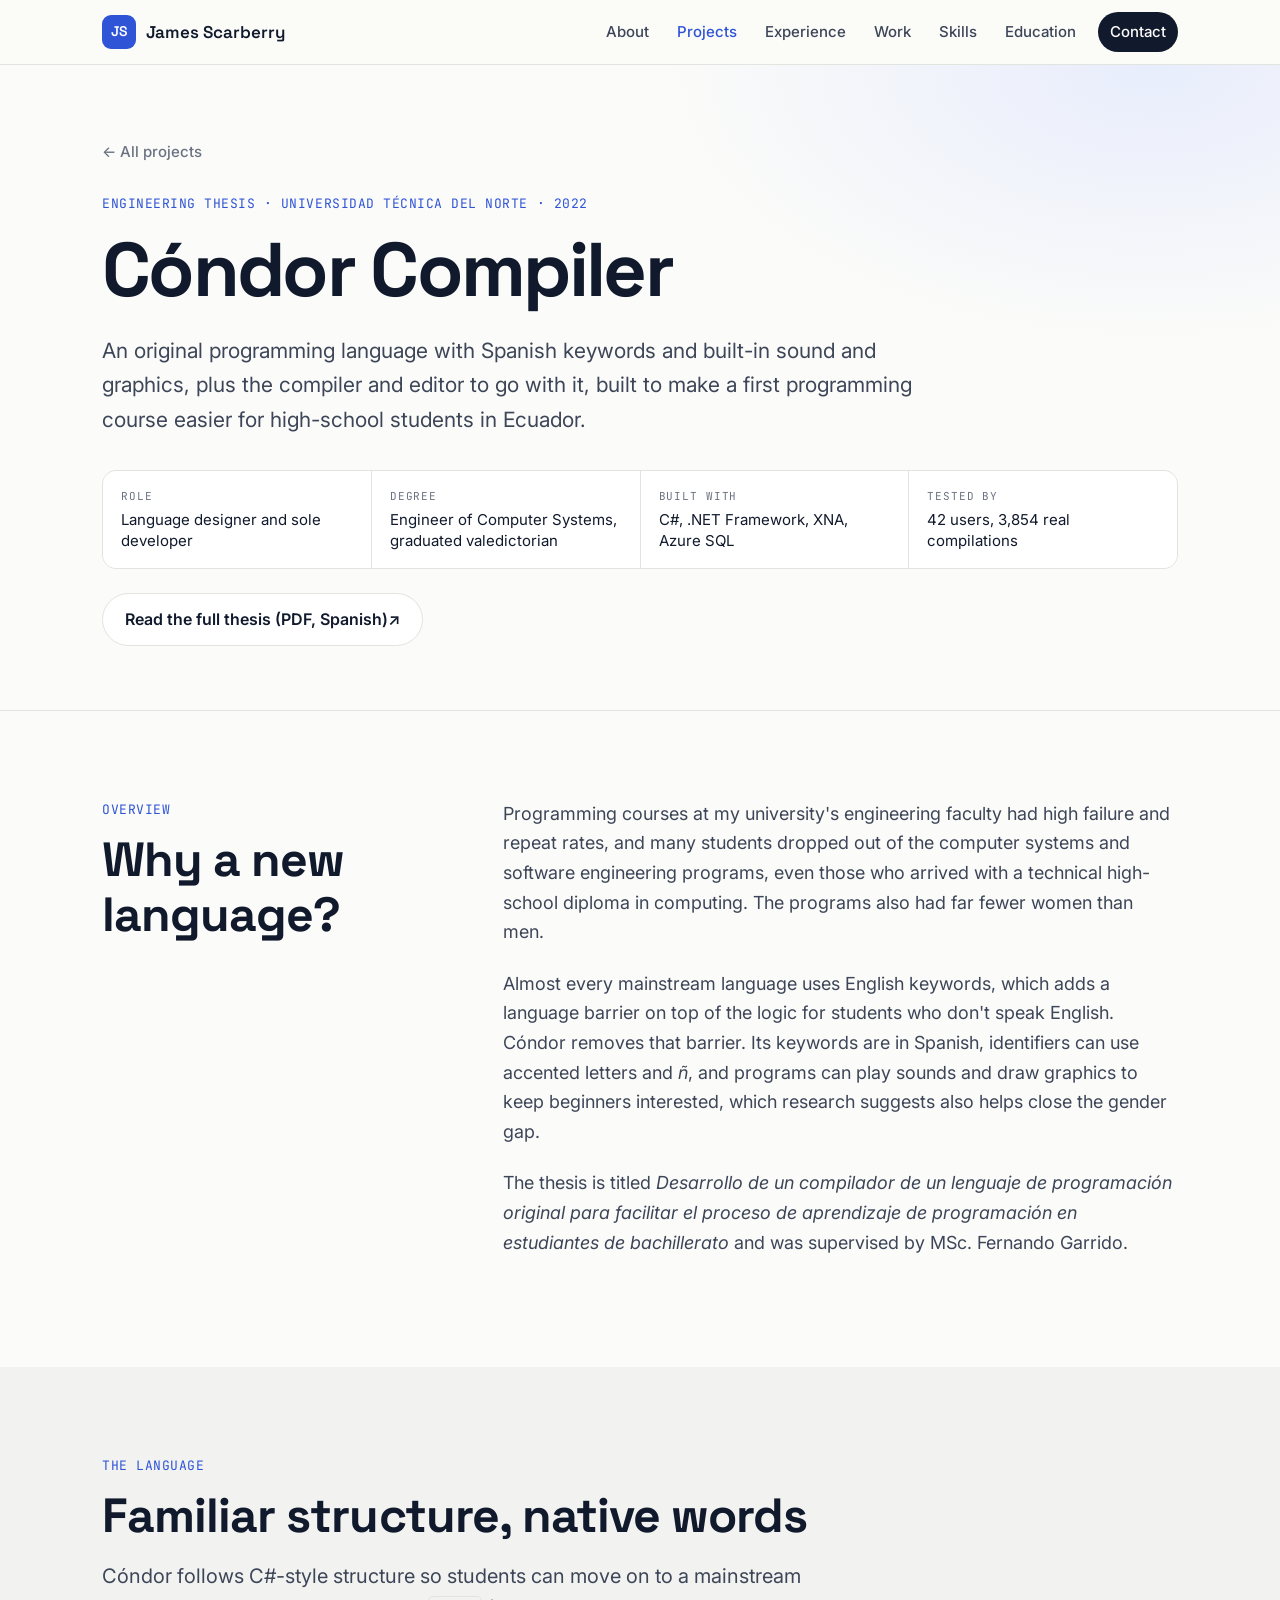
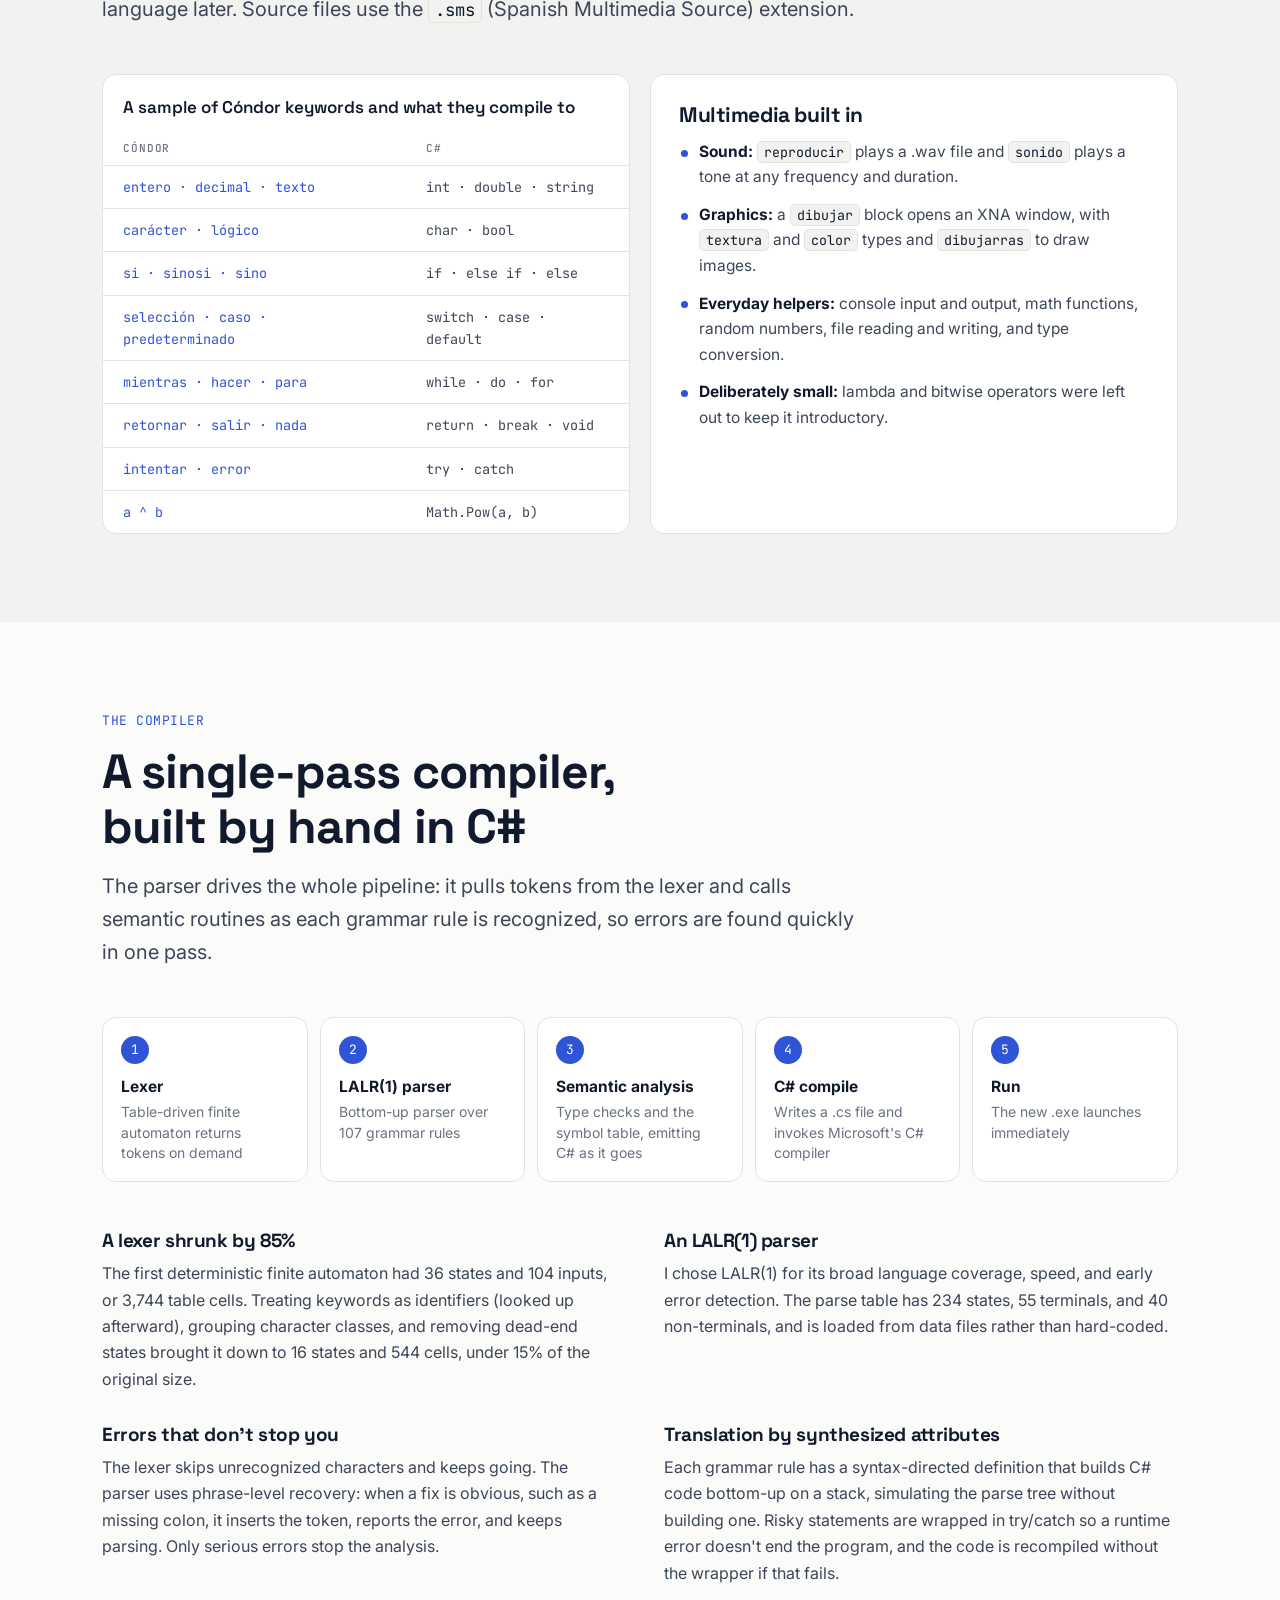
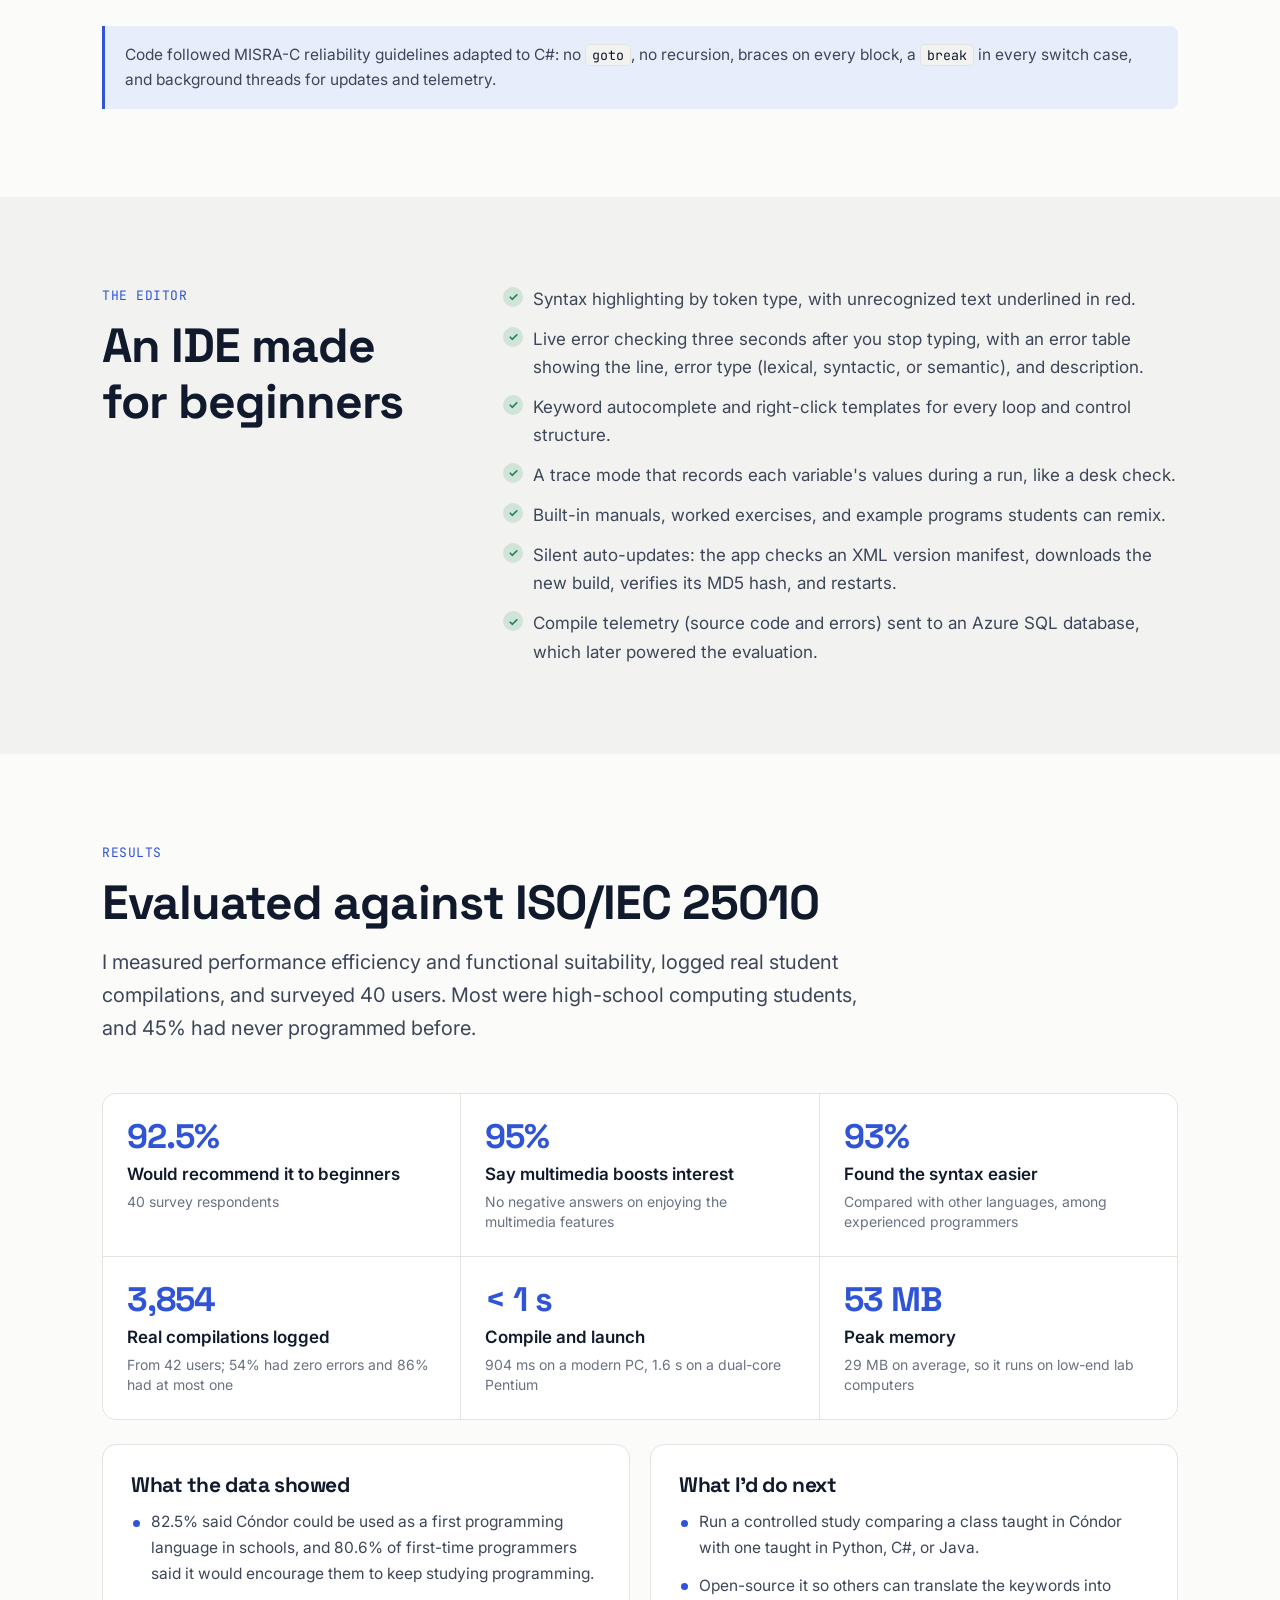
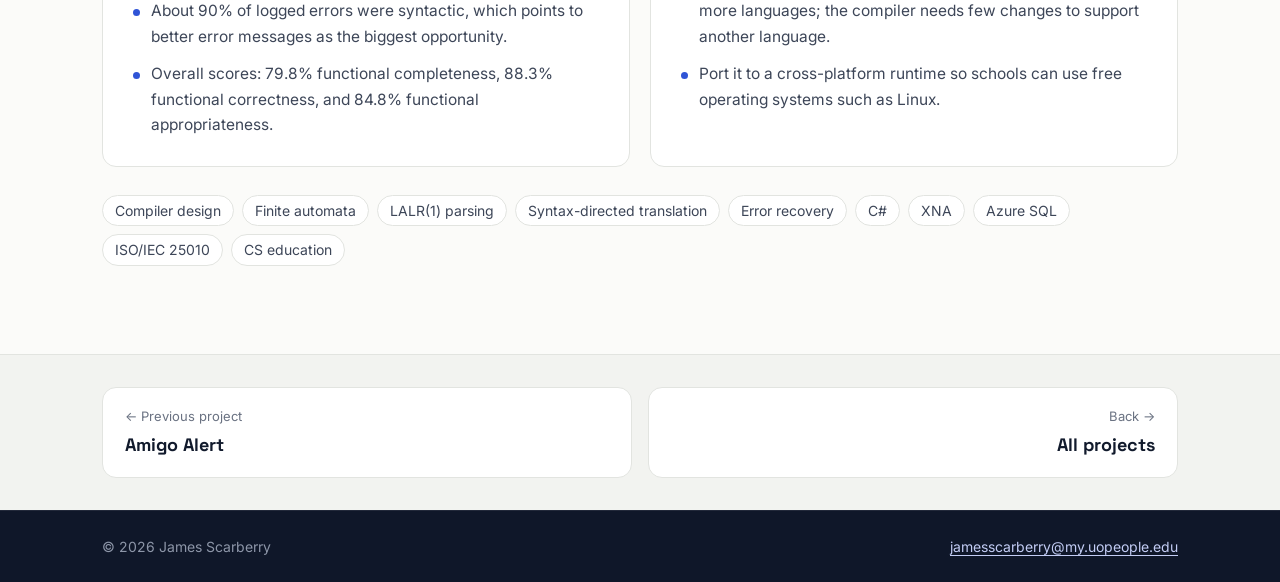
<file: projects/compiler-thesis.html>
<!DOCTYPE html>
<html lang="en">
<head>
  <meta charset="utf-8">
  <meta name="viewport" content="width=device-width, initial-scale=1">
  <title>C&oacute;ndor Compiler | James Scarberry</title>
  <meta name="description" content="Cóndor: a Spanish-keyword, multimedia programming language and LALR(1) compiler built to help high-school students learn to program. Engineering thesis by James Scarberry, Universidad Técnica del Norte, 2022.">
  <meta name="author" content="James Scarberry">
  <meta property="og:title" content="Cóndor Compiler | James Scarberry">
  <meta property="og:description" content="A Spanish-keyword teaching language with a single-pass LALR(1) compiler that recovers from errors and compiles to C#.">
  <meta property="og:type" content="article">
  <meta name="color-scheme" content="light dark">
  <link rel="preconnect" href="https://fonts.googleapis.com">
  <link rel="preconnect" href="https://fonts.gstatic.com" crossorigin>
  <link href="https://fonts.googleapis.com/css2?family=Inter:wght@400;500;600&family=JetBrains+Mono:wght@500&family=Space+Grotesk:wght@500;600;700&display=swap" rel="stylesheet">
  <link rel="stylesheet" href="../style.css">
  <link rel="icon" href="data:image/svg+xml,%3Csvg xmlns='http://www.w3.org/2000/svg' viewBox='0 0 64 64'%3E%3Crect width='64' height='64' rx='14' fill='%232f54d6'/%3E%3Ctext x='50%25' y='54%25' text-anchor='middle' dominant-baseline='middle' font-family='Arial,sans-serif' font-weight='700' font-size='28' fill='white'%3EJS%3C/text%3E%3C/svg%3E">
</head>
<body>
  <a class="skip-link" href="#main">Skip to content</a>

  <header class="site-header">
    <div class="container nav-row">
      <a class="brand" href="../index.html" aria-label="James Scarberry, home">
        <span class="brand-mark">JS</span>
        <span class="brand-name">James Scarberry</span>
      </a>
      <nav class="nav" aria-label="Primary">
        <a href="../index.html#about">About</a>
        <a href="../index.html#projects" aria-current="page">Projects</a>
        <a href="../index.html#experience">Experience</a>
        <a href="../index.html#work">Work</a>
        <a href="../index.html#skills">Skills</a>
        <a href="../index.html#education">Education</a>
        <a href="../index.html#contact" class="nav-cta">Contact</a>
      </nav>
    </div>
  </header>

  <main id="main">
    <!-- Project header -->
    <section class="page-hero">
      <div class="container">
        <a class="crumb" href="../index.html#projects">&larr; All projects</a>
        <p class="kicker">Engineering thesis &middot; Universidad T&eacute;cnica del Norte &middot; 2022</p>
        <h1>C&oacute;ndor Compiler</h1>
        <p class="lede">An original programming language with Spanish keywords and built-in sound and graphics, plus the compiler and editor to go with it, built to make a first programming course easier for high-school students in Ecuador.</p>
        <dl class="facts">
          <div><dt>Role</dt><dd>Language designer and sole developer</dd></div>
          <div><dt>Degree</dt><dd>Engineer of Computer Systems, graduated valedictorian</dd></div>
          <div><dt>Built with</dt><dd>C#, .NET Framework, XNA, Azure SQL</dd></div>
          <div><dt>Tested by</dt><dd>42 users, 3,854 real compilations</dd></div>
        </dl>
        <a class="btn btn-ghost hero-doc" href="https://repositorio.utn.edu.ec/server/api/core/bitstreams/ff10178b-f3a1-4741-ac5f-870bd9196c25/content" target="_blank" rel="noopener">Read the full thesis (PDF, Spanish) <span aria-hidden="true">&nearr;</span></a>
      </div>
    </section>

    <!-- Overview -->
    <section class="section section-tight" id="overview">
      <div class="container two-col">
        <div class="section-head">
          <p class="kicker">Overview</p>
          <h2>Why a new language?</h2>
        </div>
        <div class="prose">
          <p>Programming courses at my university's engineering faculty had high failure and repeat rates, and many students dropped out of the computer systems and software engineering programs, even those who arrived with a technical high-school diploma in computing. The programs also had far fewer women than men.</p>
          <p>Almost every mainstream language uses English keywords, which adds a language barrier on top of the logic for students who don't speak English. Cóndor removes that barrier. Its keywords are in Spanish, identifiers can use accented letters and <em>&ntilde;</em>, and programs can play sounds and draw graphics to keep beginners interested, which research suggests also helps close the gender gap.</p>
          <p>The thesis is titled <em>Desarrollo de un compilador de un lenguaje de programaci&oacute;n original para facilitar el proceso de aprendizaje de programaci&oacute;n en estudiantes de bachillerato</em> and was supervised by MSc. Fernando Garrido.</p>
        </div>
      </div>
    </section>

    <!-- The language -->
    <section class="section section-alt section-tight" id="language">
      <div class="container">
        <div class="section-head wide">
          <p class="kicker">The language</p>
          <h2>Familiar structure, native words</h2>
          <p class="section-sub">Cóndor follows C#-style structure so students can move on to a mainstream language later. Source files use the <code>.sms</code> (Spanish Multimedia Source) extension.</p>
        </div>

        <div class="feature-grid">
          <div class="kw-table-wrap">
            <table class="kw-table">
              <caption>A sample of Cóndor keywords and what they compile to</caption>
              <thead><tr><th scope="col">C&oacute;ndor</th><th scope="col">C#</th></tr></thead>
              <tbody>
                <tr><td>entero &middot; decimal &middot; texto</td><td>int &middot; double &middot; string</td></tr>
                <tr><td>car&aacute;cter &middot; l&oacute;gico</td><td>char &middot; bool</td></tr>
                <tr><td>si &middot; sinosi &middot; sino</td><td>if &middot; else if &middot; else</td></tr>
                <tr><td>selecci&oacute;n &middot; caso &middot; predeterminado</td><td>switch &middot; case &middot; default</td></tr>
                <tr><td>mientras &middot; hacer &middot; para</td><td>while &middot; do &middot; for</td></tr>
                <tr><td>retornar &middot; salir &middot; nada</td><td>return &middot; break &middot; void</td></tr>
                <tr><td>intentar &middot; error</td><td>try &middot; catch</td></tr>
                <tr><td>a ^ b</td><td>Math.Pow(a, b)</td></tr>
              </tbody>
            </table>
          </div>
          <article class="card">
            <h3>Multimedia built in</h3>
            <ul class="plain-list">
              <li><strong>Sound:</strong> <code>reproducir</code> plays a .wav file and <code>sonido</code> plays a tone at any frequency and duration.</li>
              <li><strong>Graphics:</strong> a <code>dibujar</code> block opens an XNA window, with <code>textura</code> and <code>color</code> types and <code>dibujarras</code> to draw images.</li>
              <li><strong>Everyday helpers:</strong> console input and output, math functions, random numbers, file reading and writing, and type conversion.</li>
              <li><strong>Deliberately small:</strong> lambda and bitwise operators were left out to keep it introductory.</li>
            </ul>
          </article>
        </div>
      </div>
    </section>

    <!-- Compiler -->
    <section class="section section-tight" id="compiler">
      <div class="container">
        <div class="section-head wide">
          <p class="kicker">The compiler</p>
          <h2>A single-pass compiler, built by hand in C#</h2>
          <p class="section-sub">The parser drives the whole pipeline: it pulls tokens from the lexer and calls semantic routines as each grammar rule is recognized, so errors are found quickly in one pass.</p>
        </div>

        <ol class="pipeline" aria-label="Compilation pipeline">
          <li><span class="pipeline-num">1</span><strong>Lexer</strong><span>Table-driven finite automaton returns tokens on demand</span></li>
          <li><span class="pipeline-num">2</span><strong>LALR(1) parser</strong><span>Bottom-up parser over 107 grammar rules</span></li>
          <li><span class="pipeline-num">3</span><strong>Semantic analysis</strong><span>Type checks and the symbol table, emitting C# as it goes</span></li>
          <li><span class="pipeline-num">4</span><strong>C# compile</strong><span>Writes a .cs file and invokes Microsoft's C# compiler</span></li>
          <li><span class="pipeline-num">5</span><strong>Run</strong><span>The new .exe launches immediately</span></li>
        </ol>

        <div class="detail-grid">
          <div>
            <h3>A lexer shrunk by 85%</h3>
            <p>The first deterministic finite automaton had 36 states and 104 inputs, or 3,744 table cells. Treating keywords as identifiers (looked up afterward), grouping character classes, and removing dead-end states brought it down to 16 states and 544 cells, under 15% of the original size.</p>
          </div>
          <div>
            <h3>An LALR(1) parser</h3>
            <p>I chose LALR(1) for its broad language coverage, speed, and early error detection. The parse table has 234 states, 55 terminals, and 40 non-terminals, and is loaded from data files rather than hard-coded.</p>
          </div>
          <div>
            <h3>Errors that don't stop you</h3>
            <p>The lexer skips unrecognized characters and keeps going. The parser uses phrase-level recovery: when a fix is obvious, such as a missing colon, it inserts the token, reports the error, and keeps parsing. Only serious errors stop the analysis.</p>
          </div>
          <div>
            <h3>Translation by synthesized attributes</h3>
            <p>Each grammar rule has a syntax-directed definition that builds C# code bottom-up on a stack, simulating the parse tree without building one. Risky statements are wrapped in try/catch so a runtime error doesn't end the program, and the code is recompiled without the wrapper if that fails.</p>
          </div>
        </div>

        <p class="note">Code followed MISRA-C reliability guidelines adapted to C#: no <code>goto</code>, no recursion, braces on every block, a <code>break</code> in every switch case, and background threads for updates and telemetry.</p>
      </div>
    </section>

    <!-- IDE -->
    <section class="section section-alt section-tight" id="editor">
      <div class="container two-col">
        <div class="section-head">
          <p class="kicker">The editor</p>
          <h2>An IDE made for beginners</h2>
        </div>
        <ul class="check-list">
          <li>Syntax highlighting by token type, with unrecognized text underlined in red.</li>
          <li>Live error checking three seconds after you stop typing, with an error table showing the line, error type (lexical, syntactic, or semantic), and description.</li>
          <li>Keyword autocomplete and right-click templates for every loop and control structure.</li>
          <li>A trace mode that records each variable's values during a run, like a desk check.</li>
          <li>Built-in manuals, worked exercises, and example programs students can remix.</li>
          <li>Silent auto-updates: the app checks an XML version manifest, downloads the new build, verifies its MD5 hash, and restarts.</li>
          <li>Compile telemetry (source code and errors) sent to an Azure SQL database, which later powered the evaluation.</li>
        </ul>
      </div>
    </section>

    <!-- Results -->
    <section class="section section-tight" id="results">
      <div class="container">
        <div class="section-head wide">
          <p class="kicker">Results</p>
          <h2>Evaluated against ISO/IEC 25010</h2>
          <p class="section-sub">I measured performance efficiency and functional suitability, logged real student compilations, and surveyed 40 users. Most were high-school computing students, and 45% had never programmed before.</p>
        </div>

        <div class="metrics">
          <div class="metric">
            <span class="metric-num">92.5%</span>
            <span class="metric-title">Would recommend it to beginners</span>
            <span class="metric-note">40 survey respondents</span>
          </div>
          <div class="metric">
            <span class="metric-num">95%</span>
            <span class="metric-title">Say multimedia boosts interest</span>
            <span class="metric-note">No negative answers on enjoying the multimedia features</span>
          </div>
          <div class="metric">
            <span class="metric-num">93%</span>
            <span class="metric-title">Found the syntax easier</span>
            <span class="metric-note">Compared with other languages, among experienced programmers</span>
          </div>
          <div class="metric">
            <span class="metric-num">3,854</span>
            <span class="metric-title">Real compilations logged</span>
            <span class="metric-note">From 42 users; 54% had zero errors and 86% had at most one</span>
          </div>
          <div class="metric">
            <span class="metric-num">&lt; 1 s</span>
            <span class="metric-title">Compile and launch</span>
            <span class="metric-note">904 ms on a modern PC, 1.6 s on a dual-core Pentium</span>
          </div>
          <div class="metric">
            <span class="metric-num">53 MB</span>
            <span class="metric-title">Peak memory</span>
            <span class="metric-note">29 MB on average, so it runs on low-end lab computers</span>
          </div>
        </div>

        <div class="feature-grid results-pair">
          <article class="card">
            <h3>What the data showed</h3>
            <ul class="plain-list">
              <li>82.5% said Cóndor could be used as a first programming language in schools, and 80.6% of first-time programmers said it would encourage them to keep studying programming.</li>
              <li>About 90% of logged errors were syntactic, which points to better error messages as the biggest opportunity.</li>
              <li>Overall scores: 79.8% functional completeness, 88.3% functional correctness, and 84.8% functional appropriateness.</li>
            </ul>
          </article>
          <article class="card">
            <h3>What I'd do next</h3>
            <ul class="plain-list">
              <li>Run a controlled study comparing a class taught in Cóndor with one taught in Python, C#, or Java.</li>
              <li>Open-source it so others can translate the keywords into more languages; the compiler needs few changes to support another language.</li>
              <li>Port it to a cross-platform runtime so schools can use free operating systems such as Linux.</li>
            </ul>
          </article>
        </div>

        <ul class="chips chips-spaced" aria-label="Topics">
          <li>Compiler design</li><li>Finite automata</li><li>LALR(1) parsing</li><li>Syntax-directed translation</li><li>Error recovery</li><li>C#</li><li>XNA</li><li>Azure SQL</li><li>ISO/IEC 25010</li><li>CS education</li>
        </ul>
      </div>
    </section>

    <!-- Next project -->
    <nav class="pager" aria-label="More projects">
      <div class="container pager-inner">
        <a class="pager-link" href="amigo-alert.html"><span>&larr; Previous project</span><strong>Amigo Alert</strong></a>
        <a class="pager-link pager-next" href="../index.html#projects"><span>Back &rarr;</span><strong>All projects</strong></a>
      </div>
    </nav>
  </main>

  <footer class="site-footer">
    <div class="container footer-row">
      <p>&copy; 2026 James Scarberry</p>
      <p><a href="mailto:jamesscarberry@my.uopeople.edu">jamesscarberry@my.uopeople.edu</a></p>
    </div>
  </footer>
</body>
</html>
</file>
<file: style.css>
/* ==========================================================================
   James Scarberry — Portfolio
   Pure CSS, no build step. Works as-is on GitHub Pages.
   ========================================================================== */

/* ---------- Design tokens ---------- */
:root {
  --bg: #fbfbf9;
  --bg-alt: #f2f3f0;
  --surface: #ffffff;
  --ink: #111a2c;
  --ink-soft: #3d4658;
  --muted: #6a7282;
  --line: #e2e4e0;
  --accent: #2f54d6;
  --accent-ink: #ffffff;
  --accent-soft: #e8edfc;
  --dark: #0f1729;
  --dark-ink: #f4f6fb;

  --ok: #1d8a5b;
  --warn: #b7791f;
  --warn-strong: #c2541b;
  --danger: #c0352b;

  --radius: 14px;
  --radius-sm: 8px;
  --shadow: 0 1px 2px rgba(17, 26, 44, .04), 0 8px 24px rgba(17, 26, 44, .06);

  --font-body: "Inter", system-ui, -apple-system, "Segoe UI", Roboto, sans-serif;
  --font-head: "Space Grotesk", "Inter", system-ui, sans-serif;
  --font-mono: "JetBrains Mono", ui-monospace, "Cascadia Code", Consolas, monospace;

  --max: 1140px;
  --gutter: clamp(16px, 4vw, 32px);
}

@media (prefers-color-scheme: dark) {
  :root {
    --bg: #0d1220;
    --bg-alt: #121a2b;
    --surface: #161f33;
    --ink: #eef1f7;
    --ink-soft: #c3c9d6;
    --muted: #8d96a8;
    --line: #26314a;
    --accent: #7d9bff;
    --accent-ink: #0d1220;
    --accent-soft: #1c2747;
    --dark: #080c16;

    --ok: #4cc08c;
    --warn: #e0a84a;
    --warn-strong: #ef8a50;
    --danger: #f07167;

    --shadow: 0 1px 2px rgba(0, 0, 0, .3), 0 8px 24px rgba(0, 0, 0, .25);
  }
}

/* ---------- Base ---------- */
*, *::before, *::after { box-sizing: border-box; }

html {
  scroll-behavior: smooth;
  scroll-padding-top: 76px;
  -webkit-text-size-adjust: 100%;
}

@media (prefers-reduced-motion: reduce) {
  html { scroll-behavior: auto; }
  * { transition: none !important; }
}

body {
  margin: 0;
  background: var(--bg);
  color: var(--ink);
  font-family: var(--font-body);
  font-size: 17px;
  line-height: 1.65;
  -webkit-font-smoothing: antialiased;
  text-rendering: optimizeLegibility;
}

img { max-width: 100%; display: block; }

a { color: var(--accent); text-decoration-thickness: 1px; text-underline-offset: 3px; }
a:hover { text-decoration-thickness: 2px; }

:focus-visible {
  outline: 3px solid var(--accent);
  outline-offset: 3px;
  border-radius: 4px;
}

h1, h2, h3 {
  font-family: var(--font-head);
  line-height: 1.15;
  letter-spacing: -0.02em;
  margin: 0;
  text-wrap: balance;
}

p { margin: 0 0 1em; }
p:last-child { margin-bottom: 0; }

.container {
  width: 100%;
  max-width: var(--max);
  margin: 0 auto;
  padding: 0 var(--gutter);
}

.skip-link {
  position: absolute;
  left: 12px;
  top: -60px;
  z-index: 100;
  padding: 10px 16px;
  background: var(--accent);
  color: var(--accent-ink);
  border-radius: var(--radius-sm);
  font-weight: 600;
}
.skip-link:focus { top: 12px; }

/* ---------- Header / nav ---------- */
.site-header {
  position: sticky;
  top: 0;
  z-index: 50;
  background: color-mix(in srgb, var(--bg) 86%, transparent);
  backdrop-filter: saturate(160%) blur(12px);
  -webkit-backdrop-filter: saturate(160%) blur(12px);
  border-bottom: 1px solid var(--line);
}

.nav-row {
  display: flex;
  align-items: center;
  justify-content: space-between;
  gap: 24px;
  min-height: 64px;
}

.brand {
  display: inline-flex;
  align-items: center;
  gap: 10px;
  color: var(--ink);
  text-decoration: none;
  font-family: var(--font-head);
  font-weight: 600;
  white-space: nowrap;
}

.brand-mark {
  display: grid;
  place-items: center;
  width: 34px;
  height: 34px;
  border-radius: 9px;
  background: var(--accent);
  color: var(--accent-ink);
  font-size: 14px;
  letter-spacing: 0;
}

.nav {
  display: flex;
  align-items: center;
  gap: 4px;
}

.nav a {
  color: var(--ink-soft);
  text-decoration: none;
  font-size: 15px;
  font-weight: 500;
  padding: 8px 12px;
  border-radius: 999px;
  white-space: nowrap;
}
.nav a:hover { color: var(--ink); background: var(--bg-alt); }

.nav a.nav-cta {
  background: var(--ink);
  color: var(--bg);
  margin-left: 6px;
}
.nav a.nav-cta:hover { background: var(--accent); color: var(--accent-ink); }

/* ---------- Buttons ---------- */
.btn {
  display: inline-flex;
  align-items: center;
  justify-content: center;
  min-height: 48px;
  padding: 12px 22px;
  border-radius: 999px;
  font-weight: 600;
  font-size: 16px;
  text-decoration: none;
  border: 1.5px solid transparent;
  transition: transform .15s ease, background-color .15s ease, border-color .15s ease;
}
.btn:hover { transform: translateY(-1px); }

.btn-primary { background: var(--accent); color: var(--accent-ink); }
.btn-primary:hover { background: color-mix(in srgb, var(--accent) 86%, var(--ink)); }

.btn-ghost { border-color: var(--line); color: var(--ink); background: var(--surface); }
.btn-ghost:hover { border-color: var(--ink); }

.btn-light { background: #ffffff; color: #0f1729; overflow-wrap: anywhere; }
.btn-outline-light { border-color: rgba(255, 255, 255, .35); color: #ffffff; }
.btn-outline-light:hover { border-color: #ffffff; }

/* ---------- Hero ---------- */
.hero {
  padding: clamp(48px, 8vw, 96px) 0 clamp(40px, 6vw, 72px);
  background:
    radial-gradient(700px 400px at 85% 10%, var(--accent-soft), transparent 70%),
    var(--bg);
}

.hero-grid {
  display: grid;
  grid-template-columns: minmax(0, 1.25fr) minmax(0, .85fr);
  gap: clamp(32px, 6vw, 80px);
  align-items: center;
}

.eyebrow {
  font-family: var(--font-mono);
  font-size: 13px;
  letter-spacing: .04em;
  text-transform: uppercase;
  color: var(--accent);
  margin-bottom: 18px;
}

.hero h1 {
  font-size: clamp(44px, 7.5vw, 84px);
  font-weight: 700;
  letter-spacing: -0.035em;
  margin-bottom: 22px;
}

.lede {
  font-size: clamp(18px, 2vw, 21px);
  color: var(--ink-soft);
  max-width: 34em;
  margin-bottom: 32px;
}

.hero-actions {
  display: flex;
  flex-wrap: wrap;
  gap: 12px;
  margin-bottom: 32px;
}

.hero-meta {
  list-style: none;
  padding: 0;
  margin: 0;
  display: flex;
  flex-wrap: wrap;
  gap: 8px 22px;
  color: var(--muted);
  font-size: 15px;
}
.hero-meta li { display: inline-flex; align-items: center; gap: 8px; }
.hero-meta li::before {
  content: "";
  width: 6px;
  height: 6px;
  border-radius: 50%;
  background: var(--accent);
}

.hero-photo {
  position: relative;
  margin: 0;
  justify-self: end;
  width: 100%;
  max-width: 400px;
}

.hero-photo img {
  width: 100%;
  height: auto;
  aspect-ratio: 4 / 5;
  object-fit: cover;
  object-position: 50% 20%;
  border-radius: 22px;
  box-shadow: var(--shadow);
  background: #fff;
}

.now-card {
  position: absolute;
  left: -40px;
  bottom: 28px;
  display: flex;
  flex-direction: column;
  gap: 1px;
  padding: 16px 18px;
  min-width: 240px;
  background: var(--surface);
  border: 1px solid var(--line);
  border-radius: var(--radius);
  box-shadow: var(--shadow);
  font-size: 14px;
  line-height: 1.4;
  color: var(--muted);
}
.now-card strong { color: var(--ink); font-weight: 600; font-size: 15px; }
.now-label {
  font-family: var(--font-mono);
  font-size: 11px;
  text-transform: uppercase;
  letter-spacing: .08em;
  color: var(--ok);
  margin-bottom: 6px;
  display: inline-flex;
  align-items: center;
  gap: 6px;
}
.now-label::before {
  content: "";
  width: 7px;
  height: 7px;
  border-radius: 50%;
  background: var(--ok);
  box-shadow: 0 0 0 3px color-mix(in srgb, var(--ok) 25%, transparent);
}
.now-divider { height: 1px; background: var(--line); margin: 10px 0; }

/* ---------- Stats ---------- */
.stats {
  border-top: 1px solid var(--line);
  border-bottom: 1px solid var(--line);
  background: var(--surface);
}

.stats-grid {
  display: grid;
  grid-template-columns: repeat(4, 1fr);
}

.stat {
  display: flex;
  flex-direction: column;
  gap: 4px;
  padding: 28px 24px;
  border-left: 1px solid var(--line);
}
.stat:first-child { border-left: 0; padding-left: 0; }

.stat-num {
  font-family: var(--font-head);
  font-size: clamp(30px, 3.6vw, 40px);
  font-weight: 700;
  letter-spacing: -0.03em;
  line-height: 1;
  color: var(--ink);
}
.stat-label { font-size: 14px; color: var(--muted); line-height: 1.4; }

/* ---------- Sections ---------- */
.section { padding: clamp(64px, 9vw, 112px) 0; }
.section-alt { background: var(--bg-alt); }

.two-col {
  display: grid;
  grid-template-columns: minmax(0, 1fr) minmax(0, 2fr);
  gap: clamp(28px, 5vw, 72px);
  align-items: start;
}
.two-col .section-head { position: sticky; top: 96px; }

.section-head.wide { max-width: 760px; margin-bottom: 48px; }

.kicker {
  font-family: var(--font-mono);
  font-size: 13px;
  letter-spacing: .04em;
  text-transform: uppercase;
  color: var(--accent);
  margin-bottom: 12px;
}

.section-head h2 { font-size: clamp(32px, 4.4vw, 48px); font-weight: 700; }

.section-sub {
  margin-top: 16px;
  font-size: clamp(18px, 2vw, 20px);
  color: var(--ink-soft);
}

.prose { font-size: 18px; color: var(--ink-soft); max-width: 40em; }
.prose strong { color: var(--ink); font-weight: 600; }
.prose p { margin-bottom: 1.2em; }

/* ---------- Cards ---------- */
.card {
  background: var(--surface);
  border: 1px solid var(--line);
  border-radius: var(--radius);
  padding: 28px;
}
.card h3 { font-size: 21px; margin-bottom: 12px; }
.card p { color: var(--ink-soft); }
.card strong { color: var(--ink); }

/* ---------- Featured project ---------- */
.section-feature {
  background:
    linear-gradient(180deg, var(--bg-alt), var(--bg) 60%);
  border-top: 1px solid var(--line);
}

.section-feature .section-head h2 { font-size: clamp(40px, 6vw, 64px); }

.feature-grid {
  display: grid;
  grid-template-columns: 1fr 1fr;
  gap: 20px;
}
.card.approach { border-color: color-mix(in srgb, var(--accent) 40%, var(--line)); }

.sub-head {
  font-size: 22px;
  margin: 56px 0 20px;
}

/* Escalation flow */
.flow {
  list-style: none;
  padding: 0;
  margin: 0;
  display: grid;
  grid-template-columns: repeat(4, 1fr);
  gap: 16px;
  counter-reset: step;
}

.flow-step {
  position: relative;
  padding: 20px;
  background: var(--surface);
  border: 1px solid var(--line);
  border-radius: var(--radius);
  counter-increment: step;
}

.flow-step:not(.flow-reset):not(:nth-child(3))::after {
  content: "\2192";
  position: absolute;
  right: -14px;
  top: 50%;
  transform: translateY(-50%);
  width: 24px;
  height: 24px;
  display: grid;
  place-items: center;
  border-radius: 50%;
  background: var(--bg);
  border: 1px solid var(--line);
  color: var(--muted);
  font-size: 13px;
  z-index: 1;
}

.flow-reset { border-style: dashed; background: transparent; }

.flow-time {
  display: block;
  font-family: var(--font-mono);
  font-size: 12px;
  color: var(--muted);
  margin-bottom: 10px;
}

.flow-state {
  display: inline-flex;
  align-items: center;
  gap: 7px;
  font-weight: 600;
  font-size: 15px;
  margin-bottom: 8px;
}
.flow-state::before {
  content: "";
  width: 10px;
  height: 10px;
  border-radius: 50%;
  background: currentColor;
}
.state-pending { color: var(--warn); }
.state-second { color: var(--warn-strong); }
.state-emergency { color: var(--danger); }
.state-okay { color: var(--ok); }

.flow-step p { font-size: 15px; color: var(--ink-soft); line-height: 1.5; }

/* Architecture */
.arch {
  display: grid;
  grid-template-columns: 1fr 2fr 1fr;
  gap: 16px;
  align-items: stretch;
}

.arch-col {
  display: flex;
  flex-direction: column;
  gap: 10px;
  padding: 16px;
  border-radius: var(--radius);
  border: 1px solid var(--line);
  background: var(--surface);
}

.arch-cloud {
  display: grid;
  grid-template-columns: 1fr 1fr;
  align-content: start;
  background: var(--accent-soft);
  border-color: color-mix(in srgb, var(--accent) 30%, var(--line));
}
.arch-cloud .arch-label { grid-column: 1 / -1; }

.arch-label {
  font-family: var(--font-mono);
  font-size: 11px;
  text-transform: uppercase;
  letter-spacing: .08em;
  color: var(--muted);
}

.arch-box {
  display: flex;
  flex-direction: column;
  gap: 2px;
  padding: 12px 14px;
  border-radius: var(--radius-sm);
  background: var(--surface);
  border: 1px solid var(--line);
  font-size: 13.5px;
  line-height: 1.4;
  color: var(--muted);
}
.arch-box strong { color: var(--ink); font-size: 14.5px; font-weight: 600; }
.arch-client { border-left: 3px solid var(--ok); }
.arch-cloud .arch-box { border-left: 3px solid var(--accent); }
.arch-ext { border-left: 3px solid var(--warn-strong); }

/* Metrics */
.metrics {
  display: grid;
  grid-template-columns: repeat(3, 1fr);
  gap: 1px;
  background: var(--line);
  border: 1px solid var(--line);
  border-radius: var(--radius);
  overflow: hidden;
}

.metric {
  display: flex;
  flex-direction: column;
  gap: 4px;
  padding: 24px;
  background: var(--surface);
}

.metric-num {
  font-family: var(--font-head);
  font-size: 34px;
  font-weight: 700;
  letter-spacing: -0.03em;
  line-height: 1.1;
  color: var(--accent);
}
.metric-title { font-weight: 600; color: var(--ink); }
.metric-note { font-size: 14px; color: var(--muted); line-height: 1.45; }

.feature-foot {
  margin-top: 32px;
  display: flex;
  flex-direction: column;
  gap: 20px;
}

.status {
  display: flex;
  align-items: flex-start;
  gap: 10px;
  font-size: 15px;
  color: var(--ink-soft);
  max-width: 52em;
}
.status-dot {
  flex: none;
  width: 9px;
  height: 9px;
  margin-top: 8px;
  border-radius: 50%;
  background: var(--warn);
}

/* Chips */
.chips {
  list-style: none;
  padding: 0;
  margin: 0;
  display: flex;
  flex-wrap: wrap;
  gap: 8px;
}
.chips li {
  padding: 5px 12px;
  border-radius: 999px;
  border: 1px solid var(--line);
  background: var(--surface);
  font-size: 14px;
  color: var(--ink-soft);
  line-height: 1.4;
}

/* ---------- Experience timeline ---------- */
.timeline {
  list-style: none;
  margin: 0;
  padding: 0;
  border-left: 2px solid var(--line);
}

.job {
  position: relative;
  padding: 0 0 44px 32px;
}
.job:last-child { padding-bottom: 0; }

.job::before {
  content: "";
  position: absolute;
  left: -8px;
  top: 6px;
  width: 14px;
  height: 14px;
  border-radius: 50%;
  background: var(--bg);
  border: 3px solid var(--accent);
}
.job:not(:first-child)::before { border-color: var(--muted); }

.job-head {
  display: flex;
  flex-wrap: wrap;
  align-items: baseline;
  justify-content: space-between;
  gap: 4px 16px;
}
.job h3 { font-size: 22px; }

.job-date {
  font-family: var(--font-mono);
  font-size: 13px;
  color: var(--muted);
  white-space: nowrap;
}

.job-org { color: var(--accent); font-weight: 500; margin: 4px 0 14px; }

.job-points {
  margin: 0;
  padding-left: 1.1em;
  color: var(--ink-soft);
}
.job-points li { margin-bottom: 8px; padding-left: 4px; }
.job-points li::marker { color: var(--muted); }

/* ---------- Selected work ---------- */
.work-grid {
  display: grid;
  grid-template-columns: repeat(3, 1fr);
  gap: 20px;
}

.card.work {
  display: flex;
  flex-direction: column;
  transition: transform .2s ease, box-shadow .2s ease, border-color .2s ease;
}
.card.work:hover {
  transform: translateY(-3px);
  box-shadow: var(--shadow);
  border-color: color-mix(in srgb, var(--accent) 35%, var(--line));
}
.card.work h3 { font-size: 19px; }
.card.work p { font-size: 15.5px; }

.work-tag {
  font-family: var(--font-mono);
  font-size: 12px;
  color: var(--muted);
  text-transform: uppercase;
  letter-spacing: .05em;
  margin-bottom: 10px !important;
}

.work-result {
  margin-top: auto !important;
  padding-top: 14px;
  border-top: 1px solid var(--line);
  color: var(--ok) !important;
  font-weight: 600;
  font-size: 14.5px !important;
}
.card.work p:not(.work-tag):not(.work-result) { margin-bottom: 16px; }

/* ---------- Skills ---------- */
.skills { margin: 0; }

.skill-row {
  display: grid;
  grid-template-columns: 190px 1fr;
  gap: 16px;
  padding: 20px 0;
  border-top: 1px solid var(--line);
}
.skill-row:first-child { border-top: 0; padding-top: 0; }

.skill-row dt { font-weight: 600; color: var(--ink); padding-top: 4px; }
.skill-row dd { margin: 0; }

/* ---------- Education ---------- */
.edu { display: grid; gap: 16px; }
.edu-item h3 { font-size: 20px; margin-bottom: 4px; }
.edu-item p { margin-bottom: 4px; }
.edu-date {
  display: inline-block;
  font-family: var(--font-mono);
  font-size: 12px;
  color: var(--accent);
  background: var(--accent-soft);
  padding: 3px 10px;
  border-radius: 999px;
  margin-bottom: 12px;
}
.edu-note { margin-top: 10px !important; font-size: 15.5px; }

/* ---------- Contact ---------- */
.contact {
  background: var(--dark);
  color: var(--dark-ink);
  padding: clamp(72px, 10vw, 120px) 0;
  background-image: radial-gradient(600px 300px at 15% 0%, rgba(77, 112, 240, .35), transparent 70%);
}

.contact-inner { max-width: 820px; text-align: center; }

.kicker-light { color: #9db2ff; }

.contact h2 {
  font-size: clamp(36px, 5.5vw, 60px);
  font-weight: 700;
  letter-spacing: -0.03em;
}

.contact-sub {
  margin: 18px auto 34px;
  color: #b9c2d6;
  font-size: 19px;
  max-width: 34em;
}

.contact-actions {
  display: flex;
  flex-wrap: wrap;
  justify-content: center;
  gap: 12px;
}

/* ---------- Footer ---------- */
.site-footer {
  background: var(--dark);
  color: #8d96a8;
  font-size: 14px;
  border-top: 1px solid rgba(255, 255, 255, .08);
}
.footer-row {
  display: flex;
  flex-wrap: wrap;
  justify-content: space-between;
  gap: 8px 24px;
  padding-top: 24px;
  padding-bottom: 24px;
}
.site-footer p { margin: 0; }
.site-footer a { color: #c3cdf5; }

/* ---------- Homepage project summaries ---------- */
.project-list { display: grid; gap: 24px; }

.project-card {
  display: grid;
  grid-template-columns: minmax(0, 1fr) 260px;
  background: var(--surface);
  border: 1px solid var(--line);
  border-radius: 20px;
  overflow: hidden;
  transition: box-shadow .2s ease, border-color .2s ease;
}
.project-card:hover {
  box-shadow: var(--shadow);
  border-color: color-mix(in srgb, var(--accent) 35%, var(--line));
}

.project-body { padding: clamp(24px, 4vw, 40px); }
.project-body h3 { font-size: clamp(26px, 3vw, 34px); margin-bottom: 16px; }
.project-body h3 a { color: var(--ink); text-decoration: none; }
.project-body h3 a:hover { color: var(--accent); }
.project-body > p:not(.work-tag) { color: var(--ink-soft); max-width: 46em; }
.project-body .chips { margin: 20px 0 24px; }
.project-link span { margin-left: 6px; transition: transform .15s ease; }
.project-link:hover span { transform: translateX(3px); }

.project-aside {
  display: flex;
  flex-direction: column;
  justify-content: center;
  gap: 22px;
  padding: 32px 28px;
  background: var(--accent-soft);
  border-left: 1px solid var(--line);
}

.project-stat { display: flex; flex-direction: column; gap: 2px; }
.project-stat .metric-num { font-size: 30px; }
.project-stat span:last-child { font-size: 14px; color: var(--ink-soft); line-height: 1.4; }

/* ---------- Project pages ---------- */
.page-hero {
  padding: clamp(40px, 6vw, 72px) 0 clamp(40px, 6vw, 64px);
  background:
    radial-gradient(700px 400px at 90% 0%, var(--accent-soft), transparent 70%),
    var(--bg);
  border-bottom: 1px solid var(--line);
}

.crumb {
  display: inline-block;
  margin-bottom: 28px;
  font-size: 15px;
  font-weight: 500;
  color: var(--muted);
  text-decoration: none;
}
.crumb:hover { color: var(--accent); }

.page-hero h1 {
  font-size: clamp(42px, 7vw, 76px);
  font-weight: 700;
  letter-spacing: -0.035em;
  margin-bottom: 20px;
}
.page-hero .lede { max-width: 40em; }

.facts {
  display: grid;
  grid-template-columns: repeat(4, minmax(0, 1fr));
  gap: 1px;
  margin: 8px 0 0;
  background: var(--line);
  border: 1px solid var(--line);
  border-radius: var(--radius);
  overflow: hidden;
}
.facts div { padding: 16px 18px; background: var(--surface); }
.facts dt {
  font-family: var(--font-mono);
  font-size: 11px;
  text-transform: uppercase;
  letter-spacing: .08em;
  color: var(--muted);
  margin-bottom: 4px;
}
.facts dd { margin: 0; font-size: 15px; line-height: 1.45; color: var(--ink); }
.facts .status-dot { display: inline-block; margin: 0 8px 1px 0; vertical-align: middle; }

.hero-doc { margin-top: 24px; }

.section-tight { padding: clamp(56px, 7vw, 88px) 0; }

code {
  font-family: var(--font-mono);
  font-size: .86em;
  padding: 1px 6px;
  border-radius: 5px;
  background: var(--bg-alt);
  border: 1px solid var(--line);
  color: var(--ink);
}

.detail-grid {
  display: grid;
  grid-template-columns: repeat(2, minmax(0, 1fr));
  gap: 32px 48px;
  margin-top: 48px;
}
.detail-grid h3 { font-size: 19px; margin-bottom: 8px; }
.detail-grid p { color: var(--ink-soft); font-size: 16px; }

.note {
  margin-top: 40px;
  padding: 16px 20px;
  border-left: 3px solid var(--accent);
  background: var(--accent-soft);
  border-radius: 0 var(--radius-sm) var(--radius-sm) 0;
  color: var(--ink-soft);
  font-size: 15.5px;
}

.check-list,
.plain-list {
  list-style: none;
  margin: 0;
  padding: 0;
  display: grid;
  gap: 12px;
}
.check-list li,
.plain-list li {
  position: relative;
  padding-left: 30px;
  color: var(--ink-soft);
}
.check-list li::before {
  content: "\2713";
  position: absolute;
  left: 0;
  top: 2px;
  width: 20px;
  height: 20px;
  display: grid;
  place-items: center;
  border-radius: 50%;
  background: color-mix(in srgb, var(--ok) 15%, transparent);
  color: var(--ok);
  font-size: 12px;
  font-weight: 700;
}
.plain-list li { padding-left: 20px; font-size: 15.5px; }
.plain-list li::before {
  content: "";
  position: absolute;
  left: 2px;
  top: .7em;
  width: 7px;
  height: 7px;
  border-radius: 50%;
  background: var(--accent);
}

/* Pipeline */
.pipeline {
  list-style: none;
  margin: 0;
  padding: 0;
  display: grid;
  grid-template-columns: repeat(5, minmax(0, 1fr));
  gap: 12px;
}
.pipeline li {
  position: relative;
  display: flex;
  flex-direction: column;
  gap: 4px;
  padding: 18px;
  background: var(--surface);
  border: 1px solid var(--line);
  border-radius: var(--radius);
  font-size: 14px;
  line-height: 1.45;
  color: var(--muted);
}
.pipeline strong { color: var(--ink); font-size: 15.5px; }
.pipeline-num {
  display: grid;
  place-items: center;
  width: 28px;
  height: 28px;
  margin-bottom: 8px;
  border-radius: 50%;
  background: var(--accent);
  color: var(--accent-ink);
  font-family: var(--font-mono);
  font-size: 13px;
}

/* Keyword table */
.kw-table-wrap {
  background: var(--surface);
  border: 1px solid var(--line);
  border-radius: var(--radius);
  overflow-x: auto;
}
.kw-table { width: 100%; border-collapse: collapse; font-size: 15px; }
.kw-table caption {
  text-align: left;
  padding: 18px 20px 10px;
  font-family: var(--font-head);
  font-weight: 600;
  font-size: 17px;
  color: var(--ink);
}
.kw-table th {
  text-align: left;
  padding: 8px 20px;
  font-family: var(--font-mono);
  font-size: 11px;
  font-weight: 500;
  text-transform: uppercase;
  letter-spacing: .08em;
  color: var(--muted);
  border-bottom: 1px solid var(--line);
}
.kw-table td {
  padding: 10px 20px;
  font-family: var(--font-mono);
  font-size: 13.5px;
  border-bottom: 1px solid var(--line);
  vertical-align: top;
}
.kw-table tr:last-child td { border-bottom: 0; }
.kw-table td:first-child { color: var(--accent); }
.kw-table td:last-child { color: var(--ink-soft); }

.results-pair { margin-top: 24px; }
.chips-spaced { margin-top: 28px; }

/* Pager */
.pager { border-top: 1px solid var(--line); background: var(--bg-alt); }
.pager-inner {
  display: grid;
  grid-template-columns: 1fr 1fr;
  gap: 16px;
  padding-top: 32px;
  padding-bottom: 32px;
}
.pager-link {
  display: flex;
  flex-direction: column;
  gap: 2px;
  padding: 18px 22px;
  background: var(--surface);
  border: 1px solid var(--line);
  border-radius: var(--radius);
  text-decoration: none;
  transition: border-color .15s ease;
}
.pager-link:hover { border-color: var(--accent); }
.pager-link span { font-size: 13px; color: var(--muted); }
.pager-link strong { font-family: var(--font-head); font-size: 18px; color: var(--ink); }
.pager-next { text-align: right; }

.nav a[aria-current="page"] { color: var(--accent); }

/* ---------- Responsive ---------- */
@media (max-width: 1020px) {
  .flow { grid-template-columns: repeat(2, 1fr); }
  .flow .flow-step:not(.flow-reset):not(:nth-child(3))::after { display: none; }
  .arch { grid-template-columns: 1fr 1fr; }
  .arch-cloud { grid-column: 1 / -1; grid-row: 1; }
  .work-grid { grid-template-columns: repeat(2, 1fr); }
  .metrics { grid-template-columns: repeat(2, 1fr); }
  .pipeline { grid-template-columns: repeat(3, minmax(0, 1fr)); }
  .facts { grid-template-columns: repeat(2, minmax(0, 1fr)); }
}

@media (max-width: 880px) {
  .nav-row { flex-direction: column; align-items: stretch; gap: 0; min-height: 0; padding-top: 10px; }
  .brand { padding-bottom: 6px; }
  .nav {
    overflow-x: auto;
    scrollbar-width: none;
    margin: 0 calc(var(--gutter) * -1);
    padding: 4px var(--gutter) 10px;
    -webkit-mask-image: linear-gradient(90deg, #000 85%, transparent);
            mask-image: linear-gradient(90deg, #000 85%, transparent);
  }
  .nav::-webkit-scrollbar { display: none; }
  .nav a { font-size: 14px; padding: 6px 12px; }
  html { scroll-padding-top: 110px; }

  .hero-grid { grid-template-columns: 1fr; }
  .hero-photo { justify-self: start; max-width: 360px; order: -1; }
  .now-card { left: auto; right: -16px; bottom: 20px; }

  .stats-grid { grid-template-columns: repeat(2, 1fr); }
  .stat { padding: 22px 16px; }
  .stat:nth-child(odd) { border-left: 0; padding-left: 0; }
  .stat:nth-child(n + 3) { border-top: 1px solid var(--line); }

  .two-col { grid-template-columns: 1fr; }
  .two-col .section-head { position: static; }

  .feature-grid { grid-template-columns: 1fr; }
  .skill-row { grid-template-columns: 1fr; gap: 10px; }

  .project-card { grid-template-columns: 1fr; }
  .project-aside {
    flex-direction: row;
    flex-wrap: wrap;
    justify-content: flex-start;
    gap: 16px 32px;
    padding: 22px clamp(24px, 4vw, 40px);
    border-left: 0;
    border-top: 1px solid var(--line);
  }
  .project-stat { flex: 1 1 140px; }
  .project-stat .metric-num { font-size: 26px; }
  .detail-grid { grid-template-columns: 1fr; gap: 28px; }
}

@media (max-width: 600px) {
  body { font-size: 16px; }
  .hero-photo { max-width: 300px; }
  .now-card { position: relative; left: auto; right: auto; bottom: auto; z-index: 1; margin: -40px 16px 0; min-width: 0; }
  .hero-actions .btn { flex: 1 1 100%; }

  .flow,
  .arch,
  .arch-cloud,
  .work-grid,
  .metrics { grid-template-columns: 1fr; }
  .arch-cloud { grid-row: auto; }

  .card { padding: 22px; }
  .metric { padding: 20px; }
  .job { padding-left: 24px; }
  .contact-actions .btn { flex: 1 1 100%; }

  .pipeline,
  .facts,
  .pager-inner { grid-template-columns: 1fr; }
  .pager-next { text-align: left; }
  .project-link { width: 100%; }
  .hero-doc { width: 100%; }
  .kw-table td, .kw-table th, .kw-table caption { padding-left: 14px; padding-right: 14px; }
}

/* ---------- Print ---------- */
@media print {
  .site-header, .skip-link, .hero-actions, .contact-actions { display: none; }
  body { background: #fff; color: #000; font-size: 12pt; }
  .section, .hero, .contact { padding: 24px 0; }
  .contact { background: none; color: #000; }
  .card, .metric { break-inside: avoid; }
}
</file>
